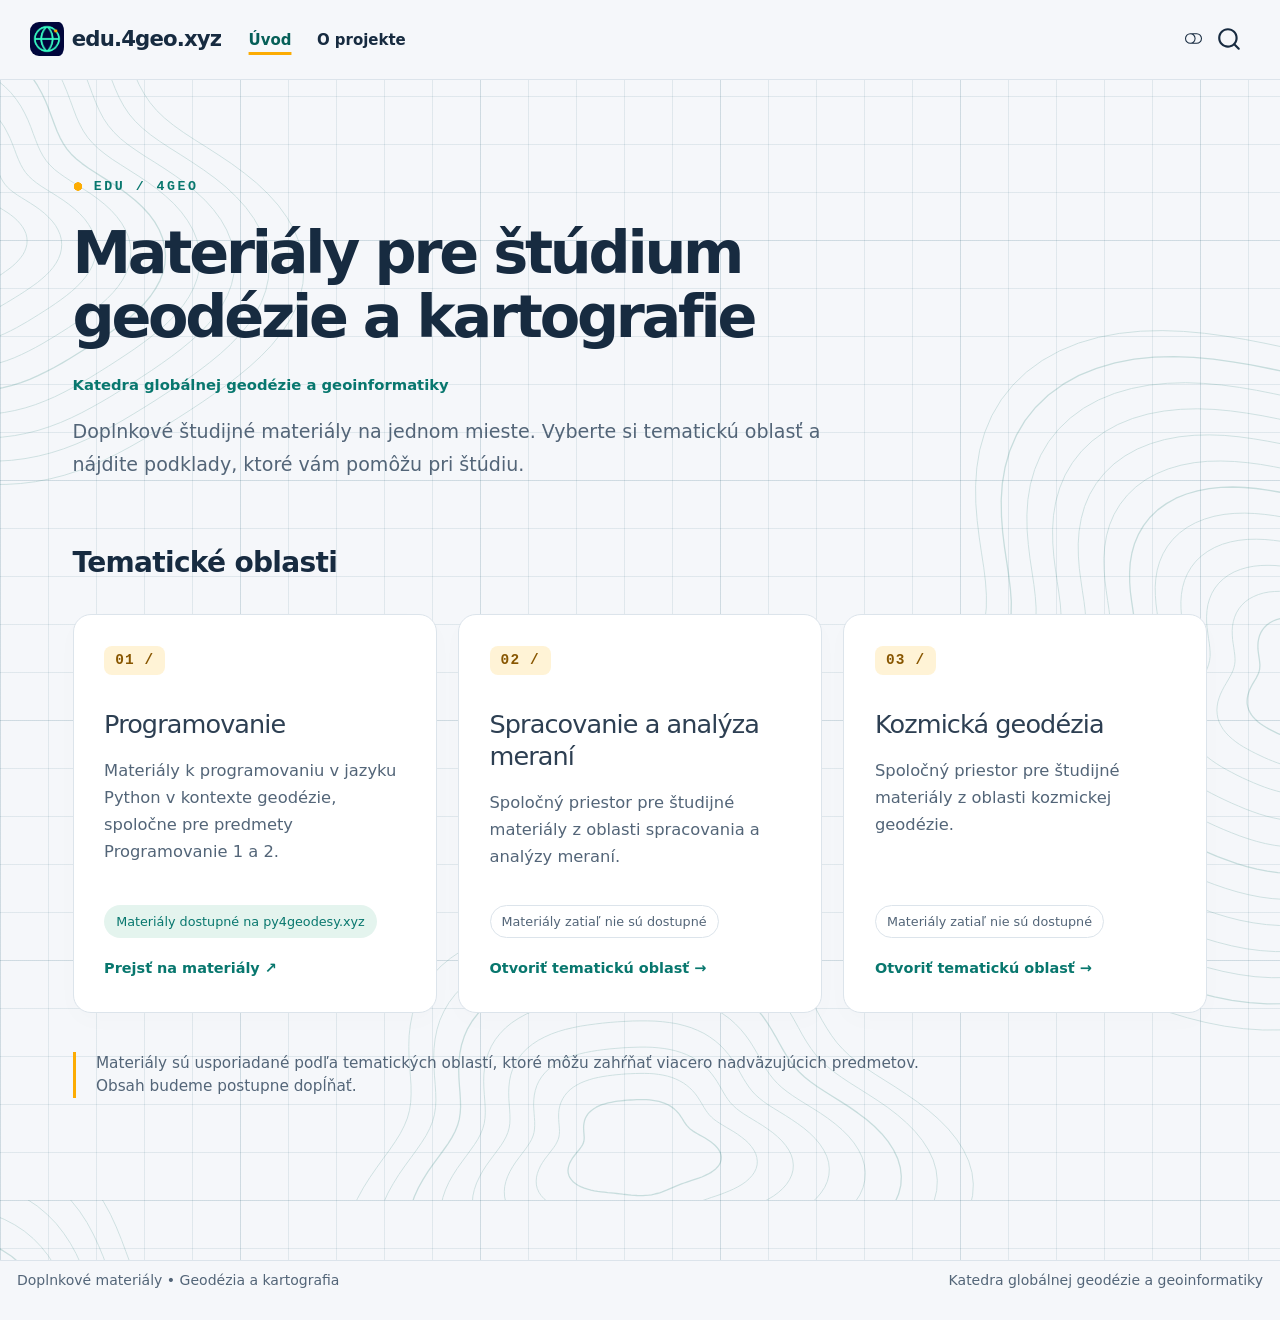
<file: index.html>
<!DOCTYPE html>
<html xmlns="http://www.w3.org/1999/xhtml" lang="sk" xml:lang="sk"><head>

<meta charset="utf-8">
<meta name="generator" content="quarto-1.7.32">

<meta name="viewport" content="width=device-width, initial-scale=1.0, user-scalable=yes">


<title>Študijné materiály | edu.4geo.xyz – edu.4geo.xyz</title>
<style>
code{white-space: pre-wrap;}
span.smallcaps{font-variant: small-caps;}
div.columns{display: flex; gap: min(4vw, 1.5em);}
div.column{flex: auto; overflow-x: auto;}
div.hanging-indent{margin-left: 1.5em; text-indent: -1.5em;}
ul.task-list{list-style: none;}
ul.task-list li input[type="checkbox"] {
  width: 0.8em;
  margin: 0 0.8em 0.2em -1em; /* quarto-specific, see https://github.com/quarto-dev/quarto-cli/issues/4556 */ 
  vertical-align: middle;
}
</style>


<script src="site_libs/quarto-nav/quarto-nav.js"></script>
<script src="site_libs/quarto-nav/headroom.min.js"></script>
<script src="site_libs/clipboard/clipboard.min.js"></script>
<script src="site_libs/quarto-search/autocomplete.umd.js"></script>
<script src="site_libs/quarto-search/fuse.min.js"></script>
<script src="site_libs/quarto-search/quarto-search.js"></script>
<meta name="quarto:offset" content="./">
<link href="./assets/site-icon.png" rel="icon" type="image/png">
<script src="site_libs/quarto-html/quarto.js" type="module"></script>
<script src="site_libs/quarto-html/tabsets/tabsets.js" type="module"></script>
<script src="site_libs/quarto-html/popper.min.js"></script>
<script src="site_libs/quarto-html/tippy.umd.min.js"></script>
<script src="site_libs/quarto-html/anchor.min.js"></script>
<link href="site_libs/quarto-html/tippy.css" rel="stylesheet">
<link href="site_libs/quarto-html/quarto-syntax-highlighting-d9589ad4e98504035195c70aa99e1e7d.css" rel="stylesheet" class="quarto-color-scheme" id="quarto-text-highlighting-styles">
<link href="site_libs/quarto-html/quarto-syntax-highlighting-dark-92e431c2d7bb287e0b5acdfec560ffb6.css" rel="stylesheet" class="quarto-color-scheme quarto-color-alternate" id="quarto-text-highlighting-styles">
<link href="site_libs/quarto-html/quarto-syntax-highlighting-d9589ad4e98504035195c70aa99e1e7d.css" rel="stylesheet" class="quarto-color-scheme-extra" id="quarto-text-highlighting-styles">
<script src="site_libs/bootstrap/bootstrap.min.js"></script>
<link href="site_libs/bootstrap/bootstrap-icons.css" rel="stylesheet">
<link href="site_libs/bootstrap/bootstrap-bc94c8d4c26369aac268191abc69cbae.min.css" rel="stylesheet" append-hash="true" class="quarto-color-scheme" id="quarto-bootstrap" data-mode="light">
<link href="site_libs/bootstrap/bootstrap-dark-a5a14743cc276ff94f7d8b54cb965eaf.min.css" rel="stylesheet" append-hash="true" class="quarto-color-scheme quarto-color-alternate" id="quarto-bootstrap" data-mode="dark">
<link href="site_libs/bootstrap/bootstrap-bc94c8d4c26369aac268191abc69cbae.min.css" rel="stylesheet" append-hash="true" class="quarto-color-scheme-extra" id="quarto-bootstrap" data-mode="light">
<script id="quarto-search-options" type="application/json">{
  "location": "navbar",
  "copy-button": false,
  "collapse-after": 3,
  "panel-placement": "end",
  "type": "overlay",
  "limit": 50,
  "keyboard-shortcut": [
    "f",
    "/",
    "s"
  ],
  "language": {
    "search-no-results-text": "Žiadne výsledky",
    "search-matching-documents-text": "zhodné dokumenty",
    "search-copy-link-title": "Skopírovať odkaz pre vyhľadávanie",
    "search-hide-matches-text": "Skryť ďalšie výsledky",
    "search-more-match-text": "ďalší výsledok v tomto dokumente",
    "search-more-matches-text": "ďalších výsledkov v tomto dokumente",
    "search-clear-button-title": "Vymazať",
    "search-text-placeholder": "",
    "search-detached-cancel-button-title": "Zrušiť",
    "search-submit-button-title": "Odoslať",
    "search-label": "Hľadať"
  }
}</script>


<link rel="stylesheet" href="styles.css">
</head>

<body class="nav-fixed home-page quarto-light"><script id="quarto-html-before-body" type="application/javascript">
    const toggleBodyColorMode = (bsSheetEl) => {
      const mode = bsSheetEl.getAttribute("data-mode");
      const bodyEl = window.document.querySelector("body");
      if (mode === "dark") {
        bodyEl.classList.add("quarto-dark");
        bodyEl.classList.remove("quarto-light");
      } else {
        bodyEl.classList.add("quarto-light");
        bodyEl.classList.remove("quarto-dark");
      }
    }
    const toggleBodyColorPrimary = () => {
      const bsSheetEl = window.document.querySelector("link#quarto-bootstrap:not([rel=disabled-stylesheet])");
      if (bsSheetEl) {
        toggleBodyColorMode(bsSheetEl);
      }
    }
    const setColorSchemeToggle = (alternate) => {
      const toggles = window.document.querySelectorAll('.quarto-color-scheme-toggle');
      for (let i=0; i < toggles.length; i++) {
        const toggle = toggles[i];
        if (toggle) {
          if (alternate) {
            toggle.classList.add("alternate");
          } else {
            toggle.classList.remove("alternate");
          }
        }
      }
    };
    const toggleColorMode = (alternate) => {
      // Switch the stylesheets
      const primaryStylesheets = window.document.querySelectorAll('link.quarto-color-scheme:not(.quarto-color-alternate)');
      const alternateStylesheets = window.document.querySelectorAll('link.quarto-color-scheme.quarto-color-alternate');
      manageTransitions('#quarto-margin-sidebar .nav-link', false);
      if (alternate) {
        // note: dark is layered on light, we don't disable primary!
        enableStylesheet(alternateStylesheets);
        for (const sheetNode of alternateStylesheets) {
          if (sheetNode.id === "quarto-bootstrap") {
            toggleBodyColorMode(sheetNode);
          }
        }
      } else {
        disableStylesheet(alternateStylesheets);
        enableStylesheet(primaryStylesheets)
        toggleBodyColorPrimary();
      }
      manageTransitions('#quarto-margin-sidebar .nav-link', true);
      // Switch the toggles
      setColorSchemeToggle(alternate)
      // Hack to workaround the fact that safari doesn't
      // properly recolor the scrollbar when toggling (#1455)
      if (navigator.userAgent.indexOf('Safari') > 0 && navigator.userAgent.indexOf('Chrome') == -1) {
        manageTransitions("body", false);
        window.scrollTo(0, 1);
        setTimeout(() => {
          window.scrollTo(0, 0);
          manageTransitions("body", true);
        }, 40);
      }
    }
    const disableStylesheet = (stylesheets) => {
      for (let i=0; i < stylesheets.length; i++) {
        const stylesheet = stylesheets[i];
        stylesheet.rel = 'disabled-stylesheet';
      }
    }
    const enableStylesheet = (stylesheets) => {
      for (let i=0; i < stylesheets.length; i++) {
        const stylesheet = stylesheets[i];
        if(stylesheet.rel !== 'stylesheet') { // for Chrome, which will still FOUC without this check
          stylesheet.rel = 'stylesheet';
        }
      }
    }
    const manageTransitions = (selector, allowTransitions) => {
      const els = window.document.querySelectorAll(selector);
      for (let i=0; i < els.length; i++) {
        const el = els[i];
        if (allowTransitions) {
          el.classList.remove('notransition');
        } else {
          el.classList.add('notransition');
        }
      }
    }
    const isFileUrl = () => {
      return window.location.protocol === 'file:';
    }
    const hasAlternateSentinel = () => {
      let styleSentinel = getColorSchemeSentinel();
      if (styleSentinel !== null) {
        return styleSentinel === "alternate";
      } else {
        return false;
      }
    }
    const setStyleSentinel = (alternate) => {
      const value = alternate ? "alternate" : "default";
      if (!isFileUrl()) {
        window.localStorage.setItem("quarto-color-scheme", value);
      } else {
        localAlternateSentinel = value;
      }
    }
    const getColorSchemeSentinel = () => {
      if (!isFileUrl()) {
        const storageValue = window.localStorage.getItem("quarto-color-scheme");
        return storageValue != null ? storageValue : localAlternateSentinel;
      } else {
        return localAlternateSentinel;
      }
    }
    const toggleGiscusIfUsed = (isAlternate, darkModeDefault) => {
      const baseTheme = document.querySelector('#giscus-base-theme')?.value ?? 'light';
      const alternateTheme = document.querySelector('#giscus-alt-theme')?.value ?? 'dark';
      let newTheme = '';
      if(authorPrefersDark) {
        newTheme = isAlternate ? baseTheme : alternateTheme;
      } else {
        newTheme = isAlternate ? alternateTheme : baseTheme;
      }
      const changeGiscusTheme = () => {
        // From: https://github.com/giscus/giscus/issues/336
        const sendMessage = (message) => {
          const iframe = document.querySelector('iframe.giscus-frame');
          if (!iframe) return;
          iframe.contentWindow.postMessage({ giscus: message }, 'https://giscus.app');
        }
        sendMessage({
          setConfig: {
            theme: newTheme
          }
        });
      }
      const isGiscussLoaded = window.document.querySelector('iframe.giscus-frame') !== null;
      if (isGiscussLoaded) {
        changeGiscusTheme();
      }
    };
    const authorPrefersDark = false;
    const queryPrefersDark = window.matchMedia('(prefers-color-scheme: dark)');
    const darkModeDefault = queryPrefersDark.matches;
      document.querySelector('link#quarto-text-highlighting-styles.quarto-color-scheme-extra').rel = 'disabled-stylesheet';
      document.querySelector('link#quarto-bootstrap.quarto-color-scheme-extra').rel = 'disabled-stylesheet';
    let localAlternateSentinel = darkModeDefault ? 'alternate' : 'default';
    // Dark / light mode switch
    window.quartoToggleColorScheme = () => {
      // Read the current dark / light value
      let toAlternate = !hasAlternateSentinel();
      toggleColorMode(toAlternate);
      setStyleSentinel(toAlternate);
      toggleGiscusIfUsed(toAlternate, darkModeDefault);
      window.dispatchEvent(new Event('resize'));
    };
    queryPrefersDark.addEventListener("change", e => {
      if(window.localStorage.getItem("quarto-color-scheme") !== null)
        return;
      const alternate = e.matches
      toggleColorMode(alternate);
      localAlternateSentinel = e.matches ? 'alternate' : 'default'; // this is used alongside local storage!
      toggleGiscusIfUsed(alternate, darkModeDefault);
    });
    // Switch to dark mode if need be
    if (hasAlternateSentinel()) {
      toggleColorMode(true);
    } else {
      toggleColorMode(false);
    }
  </script>

<div id="quarto-search-results"></div>
  <header id="quarto-header" class="headroom fixed-top">
    <nav class="navbar navbar-expand-lg " data-bs-theme="dark">
      <div class="navbar-container container-fluid">
      <div class="navbar-brand-container mx-auto">
    <a href="./index.html" class="navbar-brand navbar-brand-logo">
    <img src="./assets/site-icon.png" alt="edu.4geo.xyz – geodézia a kartografia" class="navbar-logo">
    </a>
    <a class="navbar-brand" href="./index.html">
    <span class="navbar-title">edu.4geo.xyz</span>
    </a>
  </div>
            <div id="quarto-search" class="" title="Hľadať"></div>
          <button class="navbar-toggler" type="button" data-bs-toggle="collapse" data-bs-target="#navbarCollapse" aria-controls="navbarCollapse" role="menu" aria-expanded="false" aria-label="Prepnúť navigáciu" onclick="if (window.quartoToggleHeadroom) { window.quartoToggleHeadroom(); }">
  <span class="navbar-toggler-icon"></span>
</button>
          <div class="collapse navbar-collapse" id="navbarCollapse">
            <ul class="navbar-nav navbar-nav-scroll me-auto">
  <li class="nav-item">
    <a class="nav-link active" href="./index.html" aria-current="page"> 
<span class="menu-text">Úvod</span></a>
  </li>  
  <li class="nav-item">
    <a class="nav-link" href="./o-projekte.html"> 
<span class="menu-text">O projekte</span></a>
  </li>  
</ul>
          </div> <!-- /navcollapse -->
            <div class="quarto-navbar-tools">
  <a href="" class="quarto-color-scheme-toggle quarto-navigation-tool  px-1" onclick="window.quartoToggleColorScheme(); return false;" title="Prepnúť tmavý režim"><i class="bi"></i></a>
</div>
      </div> <!-- /container-fluid -->
    </nav>
</header>
<!-- content -->
<div id="quarto-content" class="quarto-container page-columns page-rows-contents page-layout-full page-navbar">
<!-- sidebar -->
<!-- margin-sidebar -->
    
<!-- main -->
<main class="content column-page" id="quarto-document-content">


<header id="title-block-header" class="quarto-title-block default">
<div class="quarto-title">
<h1 class="title">Materiály pre štúdium geodézie a kartografie</h1>
</div>



<div class="quarto-title-meta column-page">

    
  
    
  </div>
  


</header>


<div class="intro">
<p>Katedra globálnej geodézie a geoinformatiky</p>
<p>Doplnkové študijné materiály na jednom mieste. Vyberte si tematickú oblasť a nájdite podklady, ktoré vám pomôžu pri štúdiu.</p>
</div>
<section id="tematické-oblasti" class="level2">
<h2 class="anchored" data-anchor-id="tematické-oblasti">Tematické oblasti</h2>
<div class="subject-grid">
<section id="programovanie" class="level3 subject-card">
<h3 class="anchored" data-anchor-id="programovanie"><a href="https://py4geodesy.xyz/">Programovanie</a></h3>
<p>Materiály k programovaniu v jazyku Python v kontexte geodézie, spoločne pre predmety Programovanie 1 a 2.</p>
<div class="subject-status available">
<p>Materiály dostupné na py4geodesy.xyz</p>
</div>
<p><a href="https://py4geodesy.xyz/" class="subject-link">Prejsť na materiály ↗</a></p>
</section>
<section id="spracovanie-a-analýza-meraní" class="level3 subject-card">
<h3 class="anchored" data-anchor-id="spracovanie-a-analýza-meraní"><a href="./predmety/spracovanie-a-analyza-merani.html">Spracovanie a analýza meraní</a></h3>
<p>Spoločný priestor pre študijné materiály z oblasti spracovania a analýzy meraní.</p>
<div class="subject-status">
<p>Materiály zatiaľ nie sú dostupné</p>
</div>
<p><a href="./predmety/spracovanie-a-analyza-merani.html" class="subject-link">Otvoriť tematickú oblasť →</a></p>
</section>
<section id="kozmická-geodézia" class="level3 subject-card">
<h3 class="anchored" data-anchor-id="kozmická-geodézia"><a href="./predmety/kozmicka-geodezia.html">Kozmická geodézia</a></h3>
<p>Spoločný priestor pre študijné materiály z oblasti kozmickej geodézie.</p>
<div class="subject-status">
<p>Materiály zatiaľ nie sú dostupné</p>
</div>
<p><a href="./predmety/kozmicka-geodezia.html" class="subject-link">Otvoriť tematickú oblasť →</a></p>
</section>
</div>
<div class="site-note">
<p>Materiály sú usporiadané podľa tematických oblastí, ktoré môžu zahŕňať viacero nadväzujúcich predmetov. Obsah budeme postupne dopĺňať.</p>
</div>


</section>

</main> <!-- /main -->
<script id="quarto-html-after-body" type="application/javascript">
  window.document.addEventListener("DOMContentLoaded", function (event) {
    // Ensure there is a toggle, if there isn't float one in the top right
    if (window.document.querySelector('.quarto-color-scheme-toggle') === null) {
      const a = window.document.createElement('a');
      a.classList.add('top-right');
      a.classList.add('quarto-color-scheme-toggle');
      a.href = "";
      a.onclick = function() { try { window.quartoToggleColorScheme(); } catch {} return false; };
      const i = window.document.createElement("i");
      i.classList.add('bi');
      a.appendChild(i);
      window.document.body.appendChild(a);
    }
    setColorSchemeToggle(hasAlternateSentinel())
    const icon = "";
    const anchorJS = new window.AnchorJS();
    anchorJS.options = {
      placement: 'right',
      icon: icon
    };
    anchorJS.add('.anchored');
    const isCodeAnnotation = (el) => {
      for (const clz of el.classList) {
        if (clz.startsWith('code-annotation-')) {                     
          return true;
        }
      }
      return false;
    }
    const onCopySuccess = function(e) {
      // button target
      const button = e.trigger;
      // don't keep focus
      button.blur();
      // flash "checked"
      button.classList.add('code-copy-button-checked');
      var currentTitle = button.getAttribute("title");
      button.setAttribute("title", "Skopírované!");
      let tooltip;
      if (window.bootstrap) {
        button.setAttribute("data-bs-toggle", "tooltip");
        button.setAttribute("data-bs-placement", "left");
        button.setAttribute("data-bs-title", "Skopírované!");
        tooltip = new bootstrap.Tooltip(button, 
          { trigger: "manual", 
            customClass: "code-copy-button-tooltip",
            offset: [0, -8]});
        tooltip.show();    
      }
      setTimeout(function() {
        if (tooltip) {
          tooltip.hide();
          button.removeAttribute("data-bs-title");
          button.removeAttribute("data-bs-toggle");
          button.removeAttribute("data-bs-placement");
        }
        button.setAttribute("title", currentTitle);
        button.classList.remove('code-copy-button-checked');
      }, 1000);
      // clear code selection
      e.clearSelection();
    }
    const getTextToCopy = function(trigger) {
        const codeEl = trigger.previousElementSibling.cloneNode(true);
        for (const childEl of codeEl.children) {
          if (isCodeAnnotation(childEl)) {
            childEl.remove();
          }
        }
        return codeEl.innerText;
    }
    const clipboard = new window.ClipboardJS('.code-copy-button:not([data-in-quarto-modal])', {
      text: getTextToCopy
    });
    clipboard.on('success', onCopySuccess);
    if (window.document.getElementById('quarto-embedded-source-code-modal')) {
      const clipboardModal = new window.ClipboardJS('.code-copy-button[data-in-quarto-modal]', {
        text: getTextToCopy,
        container: window.document.getElementById('quarto-embedded-source-code-modal')
      });
      clipboardModal.on('success', onCopySuccess);
    }
      var localhostRegex = new RegExp(/^(?:http|https):\/\/localhost\:?[0-9]*\//);
      var mailtoRegex = new RegExp(/^mailto:/);
        var filterRegex = new RegExp('/' + window.location.host + '/');
      var isInternal = (href) => {
          return filterRegex.test(href) || localhostRegex.test(href) || mailtoRegex.test(href);
      }
      // Inspect non-navigation links and adorn them if external
     var links = window.document.querySelectorAll('a[href]:not(.nav-link):not(.navbar-brand):not(.toc-action):not(.sidebar-link):not(.sidebar-item-toggle):not(.pagination-link):not(.no-external):not([aria-hidden]):not(.dropdown-item):not(.quarto-navigation-tool):not(.about-link)');
      for (var i=0; i<links.length; i++) {
        const link = links[i];
        if (!isInternal(link.href)) {
          // undo the damage that might have been done by quarto-nav.js in the case of
          // links that we want to consider external
          if (link.dataset.originalHref !== undefined) {
            link.href = link.dataset.originalHref;
          }
            // target, if specified
            link.setAttribute("target", "_blank");
            if (link.getAttribute("rel") === null) {
              link.setAttribute("rel", "noopener");
            }
        }
      }
    function tippyHover(el, contentFn, onTriggerFn, onUntriggerFn) {
      const config = {
        allowHTML: true,
        maxWidth: 500,
        delay: 100,
        arrow: false,
        appendTo: function(el) {
            return el.parentElement;
        },
        interactive: true,
        interactiveBorder: 10,
        theme: 'quarto',
        placement: 'bottom-start',
      };
      if (contentFn) {
        config.content = contentFn;
      }
      if (onTriggerFn) {
        config.onTrigger = onTriggerFn;
      }
      if (onUntriggerFn) {
        config.onUntrigger = onUntriggerFn;
      }
      window.tippy(el, config); 
    }
    const noterefs = window.document.querySelectorAll('a[role="doc-noteref"]');
    for (var i=0; i<noterefs.length; i++) {
      const ref = noterefs[i];
      tippyHover(ref, function() {
        // use id or data attribute instead here
        let href = ref.getAttribute('data-footnote-href') || ref.getAttribute('href');
        try { href = new URL(href).hash; } catch {}
        const id = href.replace(/^#\/?/, "");
        const note = window.document.getElementById(id);
        if (note) {
          return note.innerHTML;
        } else {
          return "";
        }
      });
    }
    const xrefs = window.document.querySelectorAll('a.quarto-xref');
    const processXRef = (id, note) => {
      // Strip column container classes
      const stripColumnClz = (el) => {
        el.classList.remove("page-full", "page-columns");
        if (el.children) {
          for (const child of el.children) {
            stripColumnClz(child);
          }
        }
      }
      stripColumnClz(note)
      if (id === null || id.startsWith('sec-')) {
        // Special case sections, only their first couple elements
        const container = document.createElement("div");
        if (note.children && note.children.length > 2) {
          container.appendChild(note.children[0].cloneNode(true));
          for (let i = 1; i < note.children.length; i++) {
            const child = note.children[i];
            if (child.tagName === "P" && child.innerText === "") {
              continue;
            } else {
              container.appendChild(child.cloneNode(true));
              break;
            }
          }
          if (window.Quarto?.typesetMath) {
            window.Quarto.typesetMath(container);
          }
          return container.innerHTML
        } else {
          if (window.Quarto?.typesetMath) {
            window.Quarto.typesetMath(note);
          }
          return note.innerHTML;
        }
      } else {
        // Remove any anchor links if they are present
        const anchorLink = note.querySelector('a.anchorjs-link');
        if (anchorLink) {
          anchorLink.remove();
        }
        if (window.Quarto?.typesetMath) {
          window.Quarto.typesetMath(note);
        }
        if (note.classList.contains("callout")) {
          return note.outerHTML;
        } else {
          return note.innerHTML;
        }
      }
    }
    for (var i=0; i<xrefs.length; i++) {
      const xref = xrefs[i];
      tippyHover(xref, undefined, function(instance) {
        instance.disable();
        let url = xref.getAttribute('href');
        let hash = undefined; 
        if (url.startsWith('#')) {
          hash = url;
        } else {
          try { hash = new URL(url).hash; } catch {}
        }
        if (hash) {
          const id = hash.replace(/^#\/?/, "");
          const note = window.document.getElementById(id);
          if (note !== null) {
            try {
              const html = processXRef(id, note.cloneNode(true));
              instance.setContent(html);
            } finally {
              instance.enable();
              instance.show();
            }
          } else {
            // See if we can fetch this
            fetch(url.split('#')[0])
            .then(res => res.text())
            .then(html => {
              const parser = new DOMParser();
              const htmlDoc = parser.parseFromString(html, "text/html");
              const note = htmlDoc.getElementById(id);
              if (note !== null) {
                const html = processXRef(id, note);
                instance.setContent(html);
              } 
            }).finally(() => {
              instance.enable();
              instance.show();
            });
          }
        } else {
          // See if we can fetch a full url (with no hash to target)
          // This is a special case and we should probably do some content thinning / targeting
          fetch(url)
          .then(res => res.text())
          .then(html => {
            const parser = new DOMParser();
            const htmlDoc = parser.parseFromString(html, "text/html");
            const note = htmlDoc.querySelector('main.content');
            if (note !== null) {
              // This should only happen for chapter cross references
              // (since there is no id in the URL)
              // remove the first header
              if (note.children.length > 0 && note.children[0].tagName === "HEADER") {
                note.children[0].remove();
              }
              const html = processXRef(null, note);
              instance.setContent(html);
            } 
          }).finally(() => {
            instance.enable();
            instance.show();
          });
        }
      }, function(instance) {
      });
    }
        let selectedAnnoteEl;
        const selectorForAnnotation = ( cell, annotation) => {
          let cellAttr = 'data-code-cell="' + cell + '"';
          let lineAttr = 'data-code-annotation="' +  annotation + '"';
          const selector = 'span[' + cellAttr + '][' + lineAttr + ']';
          return selector;
        }
        const selectCodeLines = (annoteEl) => {
          const doc = window.document;
          const targetCell = annoteEl.getAttribute("data-target-cell");
          const targetAnnotation = annoteEl.getAttribute("data-target-annotation");
          const annoteSpan = window.document.querySelector(selectorForAnnotation(targetCell, targetAnnotation));
          const lines = annoteSpan.getAttribute("data-code-lines").split(",");
          const lineIds = lines.map((line) => {
            return targetCell + "-" + line;
          })
          let top = null;
          let height = null;
          let parent = null;
          if (lineIds.length > 0) {
              //compute the position of the single el (top and bottom and make a div)
              const el = window.document.getElementById(lineIds[0]);
              top = el.offsetTop;
              height = el.offsetHeight;
              parent = el.parentElement.parentElement;
            if (lineIds.length > 1) {
              const lastEl = window.document.getElementById(lineIds[lineIds.length - 1]);
              const bottom = lastEl.offsetTop + lastEl.offsetHeight;
              height = bottom - top;
            }
            if (top !== null && height !== null && parent !== null) {
              // cook up a div (if necessary) and position it 
              let div = window.document.getElementById("code-annotation-line-highlight");
              if (div === null) {
                div = window.document.createElement("div");
                div.setAttribute("id", "code-annotation-line-highlight");
                div.style.position = 'absolute';
                parent.appendChild(div);
              }
              div.style.top = top - 2 + "px";
              div.style.height = height + 4 + "px";
              div.style.left = 0;
              let gutterDiv = window.document.getElementById("code-annotation-line-highlight-gutter");
              if (gutterDiv === null) {
                gutterDiv = window.document.createElement("div");
                gutterDiv.setAttribute("id", "code-annotation-line-highlight-gutter");
                gutterDiv.style.position = 'absolute';
                const codeCell = window.document.getElementById(targetCell);
                const gutter = codeCell.querySelector('.code-annotation-gutter');
                gutter.appendChild(gutterDiv);
              }
              gutterDiv.style.top = top - 2 + "px";
              gutterDiv.style.height = height + 4 + "px";
            }
            selectedAnnoteEl = annoteEl;
          }
        };
        const unselectCodeLines = () => {
          const elementsIds = ["code-annotation-line-highlight", "code-annotation-line-highlight-gutter"];
          elementsIds.forEach((elId) => {
            const div = window.document.getElementById(elId);
            if (div) {
              div.remove();
            }
          });
          selectedAnnoteEl = undefined;
        };
          // Handle positioning of the toggle
      window.addEventListener(
        "resize",
        throttle(() => {
          elRect = undefined;
          if (selectedAnnoteEl) {
            selectCodeLines(selectedAnnoteEl);
          }
        }, 10)
      );
      function throttle(fn, ms) {
      let throttle = false;
      let timer;
        return (...args) => {
          if(!throttle) { // first call gets through
              fn.apply(this, args);
              throttle = true;
          } else { // all the others get throttled
              if(timer) clearTimeout(timer); // cancel #2
              timer = setTimeout(() => {
                fn.apply(this, args);
                timer = throttle = false;
              }, ms);
          }
        };
      }
        // Attach click handler to the DT
        const annoteDls = window.document.querySelectorAll('dt[data-target-cell]');
        for (const annoteDlNode of annoteDls) {
          annoteDlNode.addEventListener('click', (event) => {
            const clickedEl = event.target;
            if (clickedEl !== selectedAnnoteEl) {
              unselectCodeLines();
              const activeEl = window.document.querySelector('dt[data-target-cell].code-annotation-active');
              if (activeEl) {
                activeEl.classList.remove('code-annotation-active');
              }
              selectCodeLines(clickedEl);
              clickedEl.classList.add('code-annotation-active');
            } else {
              // Unselect the line
              unselectCodeLines();
              clickedEl.classList.remove('code-annotation-active');
            }
          });
        }
    const findCites = (el) => {
      const parentEl = el.parentElement;
      if (parentEl) {
        const cites = parentEl.dataset.cites;
        if (cites) {
          return {
            el,
            cites: cites.split(' ')
          };
        } else {
          return findCites(el.parentElement)
        }
      } else {
        return undefined;
      }
    };
    var bibliorefs = window.document.querySelectorAll('a[role="doc-biblioref"]');
    for (var i=0; i<bibliorefs.length; i++) {
      const ref = bibliorefs[i];
      const citeInfo = findCites(ref);
      if (citeInfo) {
        tippyHover(citeInfo.el, function() {
          var popup = window.document.createElement('div');
          citeInfo.cites.forEach(function(cite) {
            var citeDiv = window.document.createElement('div');
            citeDiv.classList.add('hanging-indent');
            citeDiv.classList.add('csl-entry');
            var biblioDiv = window.document.getElementById('ref-' + cite);
            if (biblioDiv) {
              citeDiv.innerHTML = biblioDiv.innerHTML;
            }
            popup.appendChild(citeDiv);
          });
          return popup.innerHTML;
        });
      }
    }
  });
  </script>
</div> <!-- /content -->
<footer class="footer">
  <div class="nav-footer">
    <div class="nav-footer-left">
<p>Doplnkové materiály • Geodézia a kartografia</p>
</div>   
    <div class="nav-footer-center">
      &nbsp;
    </div>
    <div class="nav-footer-right">
<p>Katedra globálnej geodézie a geoinformatiky</p>
</div>
  </div>
</footer>




</body></html>
</file>
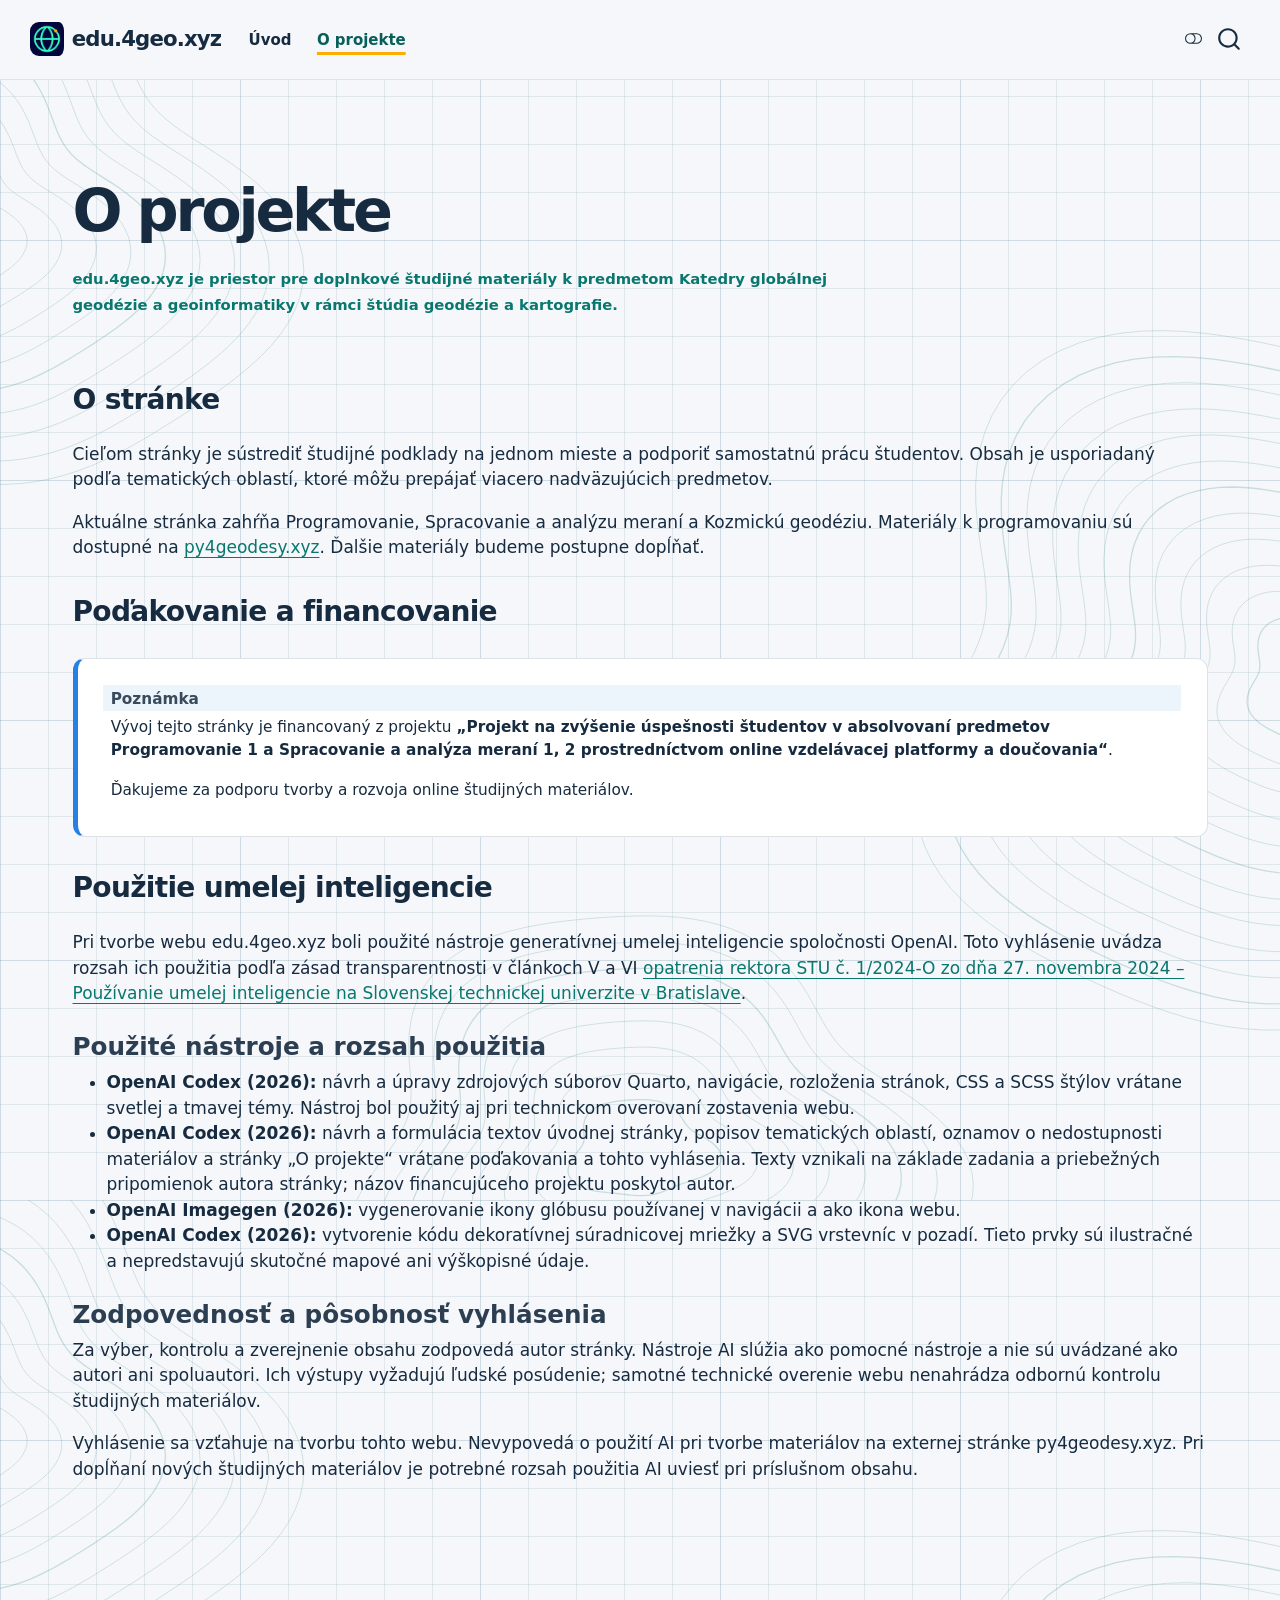
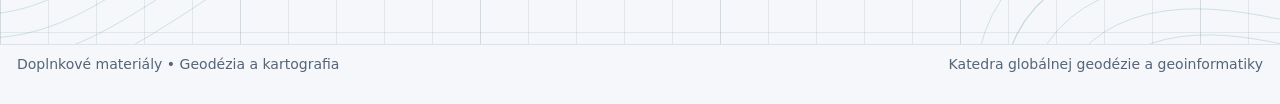
<file: o-projekte.html>
<!DOCTYPE html>
<html xmlns="http://www.w3.org/1999/xhtml" lang="sk" xml:lang="sk"><head>

<meta charset="utf-8">
<meta name="generator" content="quarto-1.7.32">

<meta name="viewport" content="width=device-width, initial-scale=1.0, user-scalable=yes">


<title>O projekte – edu.4geo.xyz</title>
<style>
code{white-space: pre-wrap;}
span.smallcaps{font-variant: small-caps;}
div.columns{display: flex; gap: min(4vw, 1.5em);}
div.column{flex: auto; overflow-x: auto;}
div.hanging-indent{margin-left: 1.5em; text-indent: -1.5em;}
ul.task-list{list-style: none;}
ul.task-list li input[type="checkbox"] {
  width: 0.8em;
  margin: 0 0.8em 0.2em -1em; /* quarto-specific, see https://github.com/quarto-dev/quarto-cli/issues/4556 */ 
  vertical-align: middle;
}
</style>


<script src="site_libs/quarto-nav/quarto-nav.js"></script>
<script src="site_libs/quarto-nav/headroom.min.js"></script>
<script src="site_libs/clipboard/clipboard.min.js"></script>
<script src="site_libs/quarto-search/autocomplete.umd.js"></script>
<script src="site_libs/quarto-search/fuse.min.js"></script>
<script src="site_libs/quarto-search/quarto-search.js"></script>
<meta name="quarto:offset" content="./">
<link href="./assets/site-icon.png" rel="icon" type="image/png">
<script src="site_libs/quarto-html/quarto.js" type="module"></script>
<script src="site_libs/quarto-html/tabsets/tabsets.js" type="module"></script>
<script src="site_libs/quarto-html/popper.min.js"></script>
<script src="site_libs/quarto-html/tippy.umd.min.js"></script>
<script src="site_libs/quarto-html/anchor.min.js"></script>
<link href="site_libs/quarto-html/tippy.css" rel="stylesheet">
<link href="site_libs/quarto-html/quarto-syntax-highlighting-d9589ad4e98504035195c70aa99e1e7d.css" rel="stylesheet" class="quarto-color-scheme" id="quarto-text-highlighting-styles">
<link href="site_libs/quarto-html/quarto-syntax-highlighting-dark-92e431c2d7bb287e0b5acdfec560ffb6.css" rel="stylesheet" class="quarto-color-scheme quarto-color-alternate" id="quarto-text-highlighting-styles">
<link href="site_libs/quarto-html/quarto-syntax-highlighting-d9589ad4e98504035195c70aa99e1e7d.css" rel="stylesheet" class="quarto-color-scheme-extra" id="quarto-text-highlighting-styles">
<script src="site_libs/bootstrap/bootstrap.min.js"></script>
<link href="site_libs/bootstrap/bootstrap-icons.css" rel="stylesheet">
<link href="site_libs/bootstrap/bootstrap-bc94c8d4c26369aac268191abc69cbae.min.css" rel="stylesheet" append-hash="true" class="quarto-color-scheme" id="quarto-bootstrap" data-mode="light">
<link href="site_libs/bootstrap/bootstrap-dark-a5a14743cc276ff94f7d8b54cb965eaf.min.css" rel="stylesheet" append-hash="true" class="quarto-color-scheme quarto-color-alternate" id="quarto-bootstrap" data-mode="dark">
<link href="site_libs/bootstrap/bootstrap-bc94c8d4c26369aac268191abc69cbae.min.css" rel="stylesheet" append-hash="true" class="quarto-color-scheme-extra" id="quarto-bootstrap" data-mode="light">
<script id="quarto-search-options" type="application/json">{
  "location": "navbar",
  "copy-button": false,
  "collapse-after": 3,
  "panel-placement": "end",
  "type": "overlay",
  "limit": 50,
  "keyboard-shortcut": [
    "f",
    "/",
    "s"
  ],
  "language": {
    "search-no-results-text": "Žiadne výsledky",
    "search-matching-documents-text": "zhodné dokumenty",
    "search-copy-link-title": "Skopírovať odkaz pre vyhľadávanie",
    "search-hide-matches-text": "Skryť ďalšie výsledky",
    "search-more-match-text": "ďalší výsledok v tomto dokumente",
    "search-more-matches-text": "ďalších výsledkov v tomto dokumente",
    "search-clear-button-title": "Vymazať",
    "search-text-placeholder": "",
    "search-detached-cancel-button-title": "Zrušiť",
    "search-submit-button-title": "Odoslať",
    "search-label": "Hľadať"
  }
}</script>


<link rel="stylesheet" href="styles.css">
</head>

<body class="nav-fixed quarto-light"><script id="quarto-html-before-body" type="application/javascript">
    const toggleBodyColorMode = (bsSheetEl) => {
      const mode = bsSheetEl.getAttribute("data-mode");
      const bodyEl = window.document.querySelector("body");
      if (mode === "dark") {
        bodyEl.classList.add("quarto-dark");
        bodyEl.classList.remove("quarto-light");
      } else {
        bodyEl.classList.add("quarto-light");
        bodyEl.classList.remove("quarto-dark");
      }
    }
    const toggleBodyColorPrimary = () => {
      const bsSheetEl = window.document.querySelector("link#quarto-bootstrap:not([rel=disabled-stylesheet])");
      if (bsSheetEl) {
        toggleBodyColorMode(bsSheetEl);
      }
    }
    const setColorSchemeToggle = (alternate) => {
      const toggles = window.document.querySelectorAll('.quarto-color-scheme-toggle');
      for (let i=0; i < toggles.length; i++) {
        const toggle = toggles[i];
        if (toggle) {
          if (alternate) {
            toggle.classList.add("alternate");
          } else {
            toggle.classList.remove("alternate");
          }
        }
      }
    };
    const toggleColorMode = (alternate) => {
      // Switch the stylesheets
      const primaryStylesheets = window.document.querySelectorAll('link.quarto-color-scheme:not(.quarto-color-alternate)');
      const alternateStylesheets = window.document.querySelectorAll('link.quarto-color-scheme.quarto-color-alternate');
      manageTransitions('#quarto-margin-sidebar .nav-link', false);
      if (alternate) {
        // note: dark is layered on light, we don't disable primary!
        enableStylesheet(alternateStylesheets);
        for (const sheetNode of alternateStylesheets) {
          if (sheetNode.id === "quarto-bootstrap") {
            toggleBodyColorMode(sheetNode);
          }
        }
      } else {
        disableStylesheet(alternateStylesheets);
        enableStylesheet(primaryStylesheets)
        toggleBodyColorPrimary();
      }
      manageTransitions('#quarto-margin-sidebar .nav-link', true);
      // Switch the toggles
      setColorSchemeToggle(alternate)
      // Hack to workaround the fact that safari doesn't
      // properly recolor the scrollbar when toggling (#1455)
      if (navigator.userAgent.indexOf('Safari') > 0 && navigator.userAgent.indexOf('Chrome') == -1) {
        manageTransitions("body", false);
        window.scrollTo(0, 1);
        setTimeout(() => {
          window.scrollTo(0, 0);
          manageTransitions("body", true);
        }, 40);
      }
    }
    const disableStylesheet = (stylesheets) => {
      for (let i=0; i < stylesheets.length; i++) {
        const stylesheet = stylesheets[i];
        stylesheet.rel = 'disabled-stylesheet';
      }
    }
    const enableStylesheet = (stylesheets) => {
      for (let i=0; i < stylesheets.length; i++) {
        const stylesheet = stylesheets[i];
        if(stylesheet.rel !== 'stylesheet') { // for Chrome, which will still FOUC without this check
          stylesheet.rel = 'stylesheet';
        }
      }
    }
    const manageTransitions = (selector, allowTransitions) => {
      const els = window.document.querySelectorAll(selector);
      for (let i=0; i < els.length; i++) {
        const el = els[i];
        if (allowTransitions) {
          el.classList.remove('notransition');
        } else {
          el.classList.add('notransition');
        }
      }
    }
    const isFileUrl = () => {
      return window.location.protocol === 'file:';
    }
    const hasAlternateSentinel = () => {
      let styleSentinel = getColorSchemeSentinel();
      if (styleSentinel !== null) {
        return styleSentinel === "alternate";
      } else {
        return false;
      }
    }
    const setStyleSentinel = (alternate) => {
      const value = alternate ? "alternate" : "default";
      if (!isFileUrl()) {
        window.localStorage.setItem("quarto-color-scheme", value);
      } else {
        localAlternateSentinel = value;
      }
    }
    const getColorSchemeSentinel = () => {
      if (!isFileUrl()) {
        const storageValue = window.localStorage.getItem("quarto-color-scheme");
        return storageValue != null ? storageValue : localAlternateSentinel;
      } else {
        return localAlternateSentinel;
      }
    }
    const toggleGiscusIfUsed = (isAlternate, darkModeDefault) => {
      const baseTheme = document.querySelector('#giscus-base-theme')?.value ?? 'light';
      const alternateTheme = document.querySelector('#giscus-alt-theme')?.value ?? 'dark';
      let newTheme = '';
      if(authorPrefersDark) {
        newTheme = isAlternate ? baseTheme : alternateTheme;
      } else {
        newTheme = isAlternate ? alternateTheme : baseTheme;
      }
      const changeGiscusTheme = () => {
        // From: https://github.com/giscus/giscus/issues/336
        const sendMessage = (message) => {
          const iframe = document.querySelector('iframe.giscus-frame');
          if (!iframe) return;
          iframe.contentWindow.postMessage({ giscus: message }, 'https://giscus.app');
        }
        sendMessage({
          setConfig: {
            theme: newTheme
          }
        });
      }
      const isGiscussLoaded = window.document.querySelector('iframe.giscus-frame') !== null;
      if (isGiscussLoaded) {
        changeGiscusTheme();
      }
    };
    const authorPrefersDark = false;
    const queryPrefersDark = window.matchMedia('(prefers-color-scheme: dark)');
    const darkModeDefault = queryPrefersDark.matches;
      document.querySelector('link#quarto-text-highlighting-styles.quarto-color-scheme-extra').rel = 'disabled-stylesheet';
      document.querySelector('link#quarto-bootstrap.quarto-color-scheme-extra').rel = 'disabled-stylesheet';
    let localAlternateSentinel = darkModeDefault ? 'alternate' : 'default';
    // Dark / light mode switch
    window.quartoToggleColorScheme = () => {
      // Read the current dark / light value
      let toAlternate = !hasAlternateSentinel();
      toggleColorMode(toAlternate);
      setStyleSentinel(toAlternate);
      toggleGiscusIfUsed(toAlternate, darkModeDefault);
      window.dispatchEvent(new Event('resize'));
    };
    queryPrefersDark.addEventListener("change", e => {
      if(window.localStorage.getItem("quarto-color-scheme") !== null)
        return;
      const alternate = e.matches
      toggleColorMode(alternate);
      localAlternateSentinel = e.matches ? 'alternate' : 'default'; // this is used alongside local storage!
      toggleGiscusIfUsed(alternate, darkModeDefault);
    });
    // Switch to dark mode if need be
    if (hasAlternateSentinel()) {
      toggleColorMode(true);
    } else {
      toggleColorMode(false);
    }
  </script>

<div id="quarto-search-results"></div>
  <header id="quarto-header" class="headroom fixed-top">
    <nav class="navbar navbar-expand-lg " data-bs-theme="dark">
      <div class="navbar-container container-fluid">
      <div class="navbar-brand-container mx-auto">
    <a href="./index.html" class="navbar-brand navbar-brand-logo">
    <img src="./assets/site-icon.png" alt="edu.4geo.xyz – geodézia a kartografia" class="navbar-logo">
    </a>
    <a class="navbar-brand" href="./index.html">
    <span class="navbar-title">edu.4geo.xyz</span>
    </a>
  </div>
            <div id="quarto-search" class="" title="Hľadať"></div>
          <button class="navbar-toggler" type="button" data-bs-toggle="collapse" data-bs-target="#navbarCollapse" aria-controls="navbarCollapse" role="menu" aria-expanded="false" aria-label="Prepnúť navigáciu" onclick="if (window.quartoToggleHeadroom) { window.quartoToggleHeadroom(); }">
  <span class="navbar-toggler-icon"></span>
</button>
          <div class="collapse navbar-collapse" id="navbarCollapse">
            <ul class="navbar-nav navbar-nav-scroll me-auto">
  <li class="nav-item">
    <a class="nav-link" href="./index.html"> 
<span class="menu-text">Úvod</span></a>
  </li>  
  <li class="nav-item">
    <a class="nav-link active" href="./o-projekte.html" aria-current="page"> 
<span class="menu-text">O projekte</span></a>
  </li>  
</ul>
          </div> <!-- /navcollapse -->
            <div class="quarto-navbar-tools">
  <a href="" class="quarto-color-scheme-toggle quarto-navigation-tool  px-1" onclick="window.quartoToggleColorScheme(); return false;" title="Prepnúť tmavý režim"><i class="bi"></i></a>
</div>
      </div> <!-- /container-fluid -->
    </nav>
</header>
<!-- content -->
<div id="quarto-content" class="quarto-container page-columns page-rows-contents page-layout-full page-navbar">
<!-- sidebar -->
<!-- margin-sidebar -->
    
<!-- main -->
<main class="content column-page" id="quarto-document-content">


<header id="title-block-header" class="quarto-title-block default">
<div class="quarto-title">
<h1 class="title">O projekte</h1>
</div>



<div class="quarto-title-meta column-page">

    
  
    
  </div>
  


</header>


<div class="intro">
<p>edu.4geo.xyz je priestor pre doplnkové študijné materiály k predmetom Katedry globálnej geodézie a geoinformatiky v rámci štúdia geodézie a kartografie.</p>
</div>
<section id="o-stránke" class="level2">
<h2 class="anchored" data-anchor-id="o-stránke">O stránke</h2>
<p>Cieľom stránky je sústrediť študijné podklady na jednom mieste a podporiť samostatnú prácu študentov. Obsah je usporiadaný podľa tematických oblastí, ktoré môžu prepájať viacero nadväzujúcich predmetov.</p>
<p>Aktuálne stránka zahŕňa Programovanie, Spracovanie a analýzu meraní a Kozmickú geodéziu. Materiály k programovaniu sú dostupné na <a href="https://py4geodesy.xyz/">py4geodesy.xyz</a>. Ďalšie materiály budeme postupne dopĺňať.</p>
</section>
<section id="poďakovanie-a-financovanie" class="level2">
<h2 class="anchored" data-anchor-id="poďakovanie-a-financovanie">Poďakovanie a financovanie</h2>
<div class="callout callout-style-default callout-note no-icon callout-titled">
<div class="callout-header d-flex align-content-center">
<div class="callout-icon-container">
<i class="callout-icon no-icon"></i>
</div>
<div class="callout-title-container flex-fill">
Poznámka
</div>
</div>
<div class="callout-body-container callout-body">
<p>Vývoj tejto stránky je financovaný z projektu <strong>„Projekt na zvýšenie úspešnosti študentov v absolvovaní predmetov Programovanie 1 a Spracovanie a analýza meraní 1, 2 prostredníctvom online vzdelávacej platformy a doučovania“</strong>.</p>
<p>Ďakujeme za podporu tvorby a rozvoja online študijných materiálov.</p>
</div>
</div>
</section>
<section id="použitie-umelej-inteligencie" class="level2">
<h2 class="anchored" data-anchor-id="použitie-umelej-inteligencie">Použitie umelej inteligencie</h2>
<p>Pri tvorbe webu edu.4geo.xyz boli použité nástroje generatívnej umelej inteligencie spoločnosti OpenAI. Toto vyhlásenie uvádza rozsah ich použitia podľa zásad transparentnosti v článkoch V a VI <a href="https://www.stuba.sk/dokumenty/docs/stu/pracoviska/rektorat/odd_pravne_organizacne/28.11.2024_opatrenie_AI-signed.pdf">opatrenia rektora STU č. 1/2024-O zo dňa 27. novembra 2024 – Používanie umelej inteligencie na Slovenskej technickej univerzite v Bratislave</a>.</p>
<section id="použité-nástroje-a-rozsah-použitia" class="level3">
<h3 class="anchored" data-anchor-id="použité-nástroje-a-rozsah-použitia">Použité nástroje a rozsah použitia</h3>
<ul>
<li><strong>OpenAI Codex (2026):</strong> návrh a úpravy zdrojových súborov Quarto, navigácie, rozloženia stránok, CSS a SCSS štýlov vrátane svetlej a tmavej témy. Nástroj bol použitý aj pri technickom overovaní zostavenia webu.</li>
<li><strong>OpenAI Codex (2026):</strong> návrh a formulácia textov úvodnej stránky, popisov tematických oblastí, oznamov o nedostupnosti materiálov a stránky „O projekte“ vrátane poďakovania a tohto vyhlásenia. Texty vznikali na základe zadania a priebežných pripomienok autora stránky; názov financujúceho projektu poskytol autor.</li>
<li><strong>OpenAI Imagegen (2026):</strong> vygenerovanie ikony glóbusu používanej v navigácii a ako ikona webu.</li>
<li><strong>OpenAI Codex (2026):</strong> vytvorenie kódu dekoratívnej súradnicovej mriežky a SVG vrstevníc v pozadí. Tieto prvky sú ilustračné a nepredstavujú skutočné mapové ani výškopisné údaje.</li>
</ul>
</section>
<section id="zodpovednosť-a-pôsobnosť-vyhlásenia" class="level3">
<h3 class="anchored" data-anchor-id="zodpovednosť-a-pôsobnosť-vyhlásenia">Zodpovednosť a pôsobnosť vyhlásenia</h3>
<p>Za výber, kontrolu a zverejnenie obsahu zodpovedá autor stránky. Nástroje AI slúžia ako pomocné nástroje a nie sú uvádzané ako autori ani spoluautori. Ich výstupy vyžadujú ľudské posúdenie; samotné technické overenie webu nenahrádza odbornú kontrolu študijných materiálov.</p>
<p>Vyhlásenie sa vzťahuje na tvorbu tohto webu. Nevypovedá o použití AI pri tvorbe materiálov na externej stránke py4geodesy.xyz. Pri dopĺňaní nových študijných materiálov je potrebné rozsah použitia AI uviesť pri príslušnom obsahu.</p>


</section>
</section>

</main> <!-- /main -->
<script id="quarto-html-after-body" type="application/javascript">
  window.document.addEventListener("DOMContentLoaded", function (event) {
    // Ensure there is a toggle, if there isn't float one in the top right
    if (window.document.querySelector('.quarto-color-scheme-toggle') === null) {
      const a = window.document.createElement('a');
      a.classList.add('top-right');
      a.classList.add('quarto-color-scheme-toggle');
      a.href = "";
      a.onclick = function() { try { window.quartoToggleColorScheme(); } catch {} return false; };
      const i = window.document.createElement("i");
      i.classList.add('bi');
      a.appendChild(i);
      window.document.body.appendChild(a);
    }
    setColorSchemeToggle(hasAlternateSentinel())
    const icon = "";
    const anchorJS = new window.AnchorJS();
    anchorJS.options = {
      placement: 'right',
      icon: icon
    };
    anchorJS.add('.anchored');
    const isCodeAnnotation = (el) => {
      for (const clz of el.classList) {
        if (clz.startsWith('code-annotation-')) {                     
          return true;
        }
      }
      return false;
    }
    const onCopySuccess = function(e) {
      // button target
      const button = e.trigger;
      // don't keep focus
      button.blur();
      // flash "checked"
      button.classList.add('code-copy-button-checked');
      var currentTitle = button.getAttribute("title");
      button.setAttribute("title", "Skopírované!");
      let tooltip;
      if (window.bootstrap) {
        button.setAttribute("data-bs-toggle", "tooltip");
        button.setAttribute("data-bs-placement", "left");
        button.setAttribute("data-bs-title", "Skopírované!");
        tooltip = new bootstrap.Tooltip(button, 
          { trigger: "manual", 
            customClass: "code-copy-button-tooltip",
            offset: [0, -8]});
        tooltip.show();    
      }
      setTimeout(function() {
        if (tooltip) {
          tooltip.hide();
          button.removeAttribute("data-bs-title");
          button.removeAttribute("data-bs-toggle");
          button.removeAttribute("data-bs-placement");
        }
        button.setAttribute("title", currentTitle);
        button.classList.remove('code-copy-button-checked');
      }, 1000);
      // clear code selection
      e.clearSelection();
    }
    const getTextToCopy = function(trigger) {
        const codeEl = trigger.previousElementSibling.cloneNode(true);
        for (const childEl of codeEl.children) {
          if (isCodeAnnotation(childEl)) {
            childEl.remove();
          }
        }
        return codeEl.innerText;
    }
    const clipboard = new window.ClipboardJS('.code-copy-button:not([data-in-quarto-modal])', {
      text: getTextToCopy
    });
    clipboard.on('success', onCopySuccess);
    if (window.document.getElementById('quarto-embedded-source-code-modal')) {
      const clipboardModal = new window.ClipboardJS('.code-copy-button[data-in-quarto-modal]', {
        text: getTextToCopy,
        container: window.document.getElementById('quarto-embedded-source-code-modal')
      });
      clipboardModal.on('success', onCopySuccess);
    }
      var localhostRegex = new RegExp(/^(?:http|https):\/\/localhost\:?[0-9]*\//);
      var mailtoRegex = new RegExp(/^mailto:/);
        var filterRegex = new RegExp('/' + window.location.host + '/');
      var isInternal = (href) => {
          return filterRegex.test(href) || localhostRegex.test(href) || mailtoRegex.test(href);
      }
      // Inspect non-navigation links and adorn them if external
     var links = window.document.querySelectorAll('a[href]:not(.nav-link):not(.navbar-brand):not(.toc-action):not(.sidebar-link):not(.sidebar-item-toggle):not(.pagination-link):not(.no-external):not([aria-hidden]):not(.dropdown-item):not(.quarto-navigation-tool):not(.about-link)');
      for (var i=0; i<links.length; i++) {
        const link = links[i];
        if (!isInternal(link.href)) {
          // undo the damage that might have been done by quarto-nav.js in the case of
          // links that we want to consider external
          if (link.dataset.originalHref !== undefined) {
            link.href = link.dataset.originalHref;
          }
            // target, if specified
            link.setAttribute("target", "_blank");
            if (link.getAttribute("rel") === null) {
              link.setAttribute("rel", "noopener");
            }
        }
      }
    function tippyHover(el, contentFn, onTriggerFn, onUntriggerFn) {
      const config = {
        allowHTML: true,
        maxWidth: 500,
        delay: 100,
        arrow: false,
        appendTo: function(el) {
            return el.parentElement;
        },
        interactive: true,
        interactiveBorder: 10,
        theme: 'quarto',
        placement: 'bottom-start',
      };
      if (contentFn) {
        config.content = contentFn;
      }
      if (onTriggerFn) {
        config.onTrigger = onTriggerFn;
      }
      if (onUntriggerFn) {
        config.onUntrigger = onUntriggerFn;
      }
      window.tippy(el, config); 
    }
    const noterefs = window.document.querySelectorAll('a[role="doc-noteref"]');
    for (var i=0; i<noterefs.length; i++) {
      const ref = noterefs[i];
      tippyHover(ref, function() {
        // use id or data attribute instead here
        let href = ref.getAttribute('data-footnote-href') || ref.getAttribute('href');
        try { href = new URL(href).hash; } catch {}
        const id = href.replace(/^#\/?/, "");
        const note = window.document.getElementById(id);
        if (note) {
          return note.innerHTML;
        } else {
          return "";
        }
      });
    }
    const xrefs = window.document.querySelectorAll('a.quarto-xref');
    const processXRef = (id, note) => {
      // Strip column container classes
      const stripColumnClz = (el) => {
        el.classList.remove("page-full", "page-columns");
        if (el.children) {
          for (const child of el.children) {
            stripColumnClz(child);
          }
        }
      }
      stripColumnClz(note)
      if (id === null || id.startsWith('sec-')) {
        // Special case sections, only their first couple elements
        const container = document.createElement("div");
        if (note.children && note.children.length > 2) {
          container.appendChild(note.children[0].cloneNode(true));
          for (let i = 1; i < note.children.length; i++) {
            const child = note.children[i];
            if (child.tagName === "P" && child.innerText === "") {
              continue;
            } else {
              container.appendChild(child.cloneNode(true));
              break;
            }
          }
          if (window.Quarto?.typesetMath) {
            window.Quarto.typesetMath(container);
          }
          return container.innerHTML
        } else {
          if (window.Quarto?.typesetMath) {
            window.Quarto.typesetMath(note);
          }
          return note.innerHTML;
        }
      } else {
        // Remove any anchor links if they are present
        const anchorLink = note.querySelector('a.anchorjs-link');
        if (anchorLink) {
          anchorLink.remove();
        }
        if (window.Quarto?.typesetMath) {
          window.Quarto.typesetMath(note);
        }
        if (note.classList.contains("callout")) {
          return note.outerHTML;
        } else {
          return note.innerHTML;
        }
      }
    }
    for (var i=0; i<xrefs.length; i++) {
      const xref = xrefs[i];
      tippyHover(xref, undefined, function(instance) {
        instance.disable();
        let url = xref.getAttribute('href');
        let hash = undefined; 
        if (url.startsWith('#')) {
          hash = url;
        } else {
          try { hash = new URL(url).hash; } catch {}
        }
        if (hash) {
          const id = hash.replace(/^#\/?/, "");
          const note = window.document.getElementById(id);
          if (note !== null) {
            try {
              const html = processXRef(id, note.cloneNode(true));
              instance.setContent(html);
            } finally {
              instance.enable();
              instance.show();
            }
          } else {
            // See if we can fetch this
            fetch(url.split('#')[0])
            .then(res => res.text())
            .then(html => {
              const parser = new DOMParser();
              const htmlDoc = parser.parseFromString(html, "text/html");
              const note = htmlDoc.getElementById(id);
              if (note !== null) {
                const html = processXRef(id, note);
                instance.setContent(html);
              } 
            }).finally(() => {
              instance.enable();
              instance.show();
            });
          }
        } else {
          // See if we can fetch a full url (with no hash to target)
          // This is a special case and we should probably do some content thinning / targeting
          fetch(url)
          .then(res => res.text())
          .then(html => {
            const parser = new DOMParser();
            const htmlDoc = parser.parseFromString(html, "text/html");
            const note = htmlDoc.querySelector('main.content');
            if (note !== null) {
              // This should only happen for chapter cross references
              // (since there is no id in the URL)
              // remove the first header
              if (note.children.length > 0 && note.children[0].tagName === "HEADER") {
                note.children[0].remove();
              }
              const html = processXRef(null, note);
              instance.setContent(html);
            } 
          }).finally(() => {
            instance.enable();
            instance.show();
          });
        }
      }, function(instance) {
      });
    }
        let selectedAnnoteEl;
        const selectorForAnnotation = ( cell, annotation) => {
          let cellAttr = 'data-code-cell="' + cell + '"';
          let lineAttr = 'data-code-annotation="' +  annotation + '"';
          const selector = 'span[' + cellAttr + '][' + lineAttr + ']';
          return selector;
        }
        const selectCodeLines = (annoteEl) => {
          const doc = window.document;
          const targetCell = annoteEl.getAttribute("data-target-cell");
          const targetAnnotation = annoteEl.getAttribute("data-target-annotation");
          const annoteSpan = window.document.querySelector(selectorForAnnotation(targetCell, targetAnnotation));
          const lines = annoteSpan.getAttribute("data-code-lines").split(",");
          const lineIds = lines.map((line) => {
            return targetCell + "-" + line;
          })
          let top = null;
          let height = null;
          let parent = null;
          if (lineIds.length > 0) {
              //compute the position of the single el (top and bottom and make a div)
              const el = window.document.getElementById(lineIds[0]);
              top = el.offsetTop;
              height = el.offsetHeight;
              parent = el.parentElement.parentElement;
            if (lineIds.length > 1) {
              const lastEl = window.document.getElementById(lineIds[lineIds.length - 1]);
              const bottom = lastEl.offsetTop + lastEl.offsetHeight;
              height = bottom - top;
            }
            if (top !== null && height !== null && parent !== null) {
              // cook up a div (if necessary) and position it 
              let div = window.document.getElementById("code-annotation-line-highlight");
              if (div === null) {
                div = window.document.createElement("div");
                div.setAttribute("id", "code-annotation-line-highlight");
                div.style.position = 'absolute';
                parent.appendChild(div);
              }
              div.style.top = top - 2 + "px";
              div.style.height = height + 4 + "px";
              div.style.left = 0;
              let gutterDiv = window.document.getElementById("code-annotation-line-highlight-gutter");
              if (gutterDiv === null) {
                gutterDiv = window.document.createElement("div");
                gutterDiv.setAttribute("id", "code-annotation-line-highlight-gutter");
                gutterDiv.style.position = 'absolute';
                const codeCell = window.document.getElementById(targetCell);
                const gutter = codeCell.querySelector('.code-annotation-gutter');
                gutter.appendChild(gutterDiv);
              }
              gutterDiv.style.top = top - 2 + "px";
              gutterDiv.style.height = height + 4 + "px";
            }
            selectedAnnoteEl = annoteEl;
          }
        };
        const unselectCodeLines = () => {
          const elementsIds = ["code-annotation-line-highlight", "code-annotation-line-highlight-gutter"];
          elementsIds.forEach((elId) => {
            const div = window.document.getElementById(elId);
            if (div) {
              div.remove();
            }
          });
          selectedAnnoteEl = undefined;
        };
          // Handle positioning of the toggle
      window.addEventListener(
        "resize",
        throttle(() => {
          elRect = undefined;
          if (selectedAnnoteEl) {
            selectCodeLines(selectedAnnoteEl);
          }
        }, 10)
      );
      function throttle(fn, ms) {
      let throttle = false;
      let timer;
        return (...args) => {
          if(!throttle) { // first call gets through
              fn.apply(this, args);
              throttle = true;
          } else { // all the others get throttled
              if(timer) clearTimeout(timer); // cancel #2
              timer = setTimeout(() => {
                fn.apply(this, args);
                timer = throttle = false;
              }, ms);
          }
        };
      }
        // Attach click handler to the DT
        const annoteDls = window.document.querySelectorAll('dt[data-target-cell]');
        for (const annoteDlNode of annoteDls) {
          annoteDlNode.addEventListener('click', (event) => {
            const clickedEl = event.target;
            if (clickedEl !== selectedAnnoteEl) {
              unselectCodeLines();
              const activeEl = window.document.querySelector('dt[data-target-cell].code-annotation-active');
              if (activeEl) {
                activeEl.classList.remove('code-annotation-active');
              }
              selectCodeLines(clickedEl);
              clickedEl.classList.add('code-annotation-active');
            } else {
              // Unselect the line
              unselectCodeLines();
              clickedEl.classList.remove('code-annotation-active');
            }
          });
        }
    const findCites = (el) => {
      const parentEl = el.parentElement;
      if (parentEl) {
        const cites = parentEl.dataset.cites;
        if (cites) {
          return {
            el,
            cites: cites.split(' ')
          };
        } else {
          return findCites(el.parentElement)
        }
      } else {
        return undefined;
      }
    };
    var bibliorefs = window.document.querySelectorAll('a[role="doc-biblioref"]');
    for (var i=0; i<bibliorefs.length; i++) {
      const ref = bibliorefs[i];
      const citeInfo = findCites(ref);
      if (citeInfo) {
        tippyHover(citeInfo.el, function() {
          var popup = window.document.createElement('div');
          citeInfo.cites.forEach(function(cite) {
            var citeDiv = window.document.createElement('div');
            citeDiv.classList.add('hanging-indent');
            citeDiv.classList.add('csl-entry');
            var biblioDiv = window.document.getElementById('ref-' + cite);
            if (biblioDiv) {
              citeDiv.innerHTML = biblioDiv.innerHTML;
            }
            popup.appendChild(citeDiv);
          });
          return popup.innerHTML;
        });
      }
    }
  });
  </script>
</div> <!-- /content -->
<footer class="footer">
  <div class="nav-footer">
    <div class="nav-footer-left">
<p>Doplnkové materiály • Geodézia a kartografia</p>
</div>   
    <div class="nav-footer-center">
      &nbsp;
    </div>
    <div class="nav-footer-right">
<p>Katedra globálnej geodézie a geoinformatiky</p>
</div>
  </div>
</footer>




</body></html>
</file>
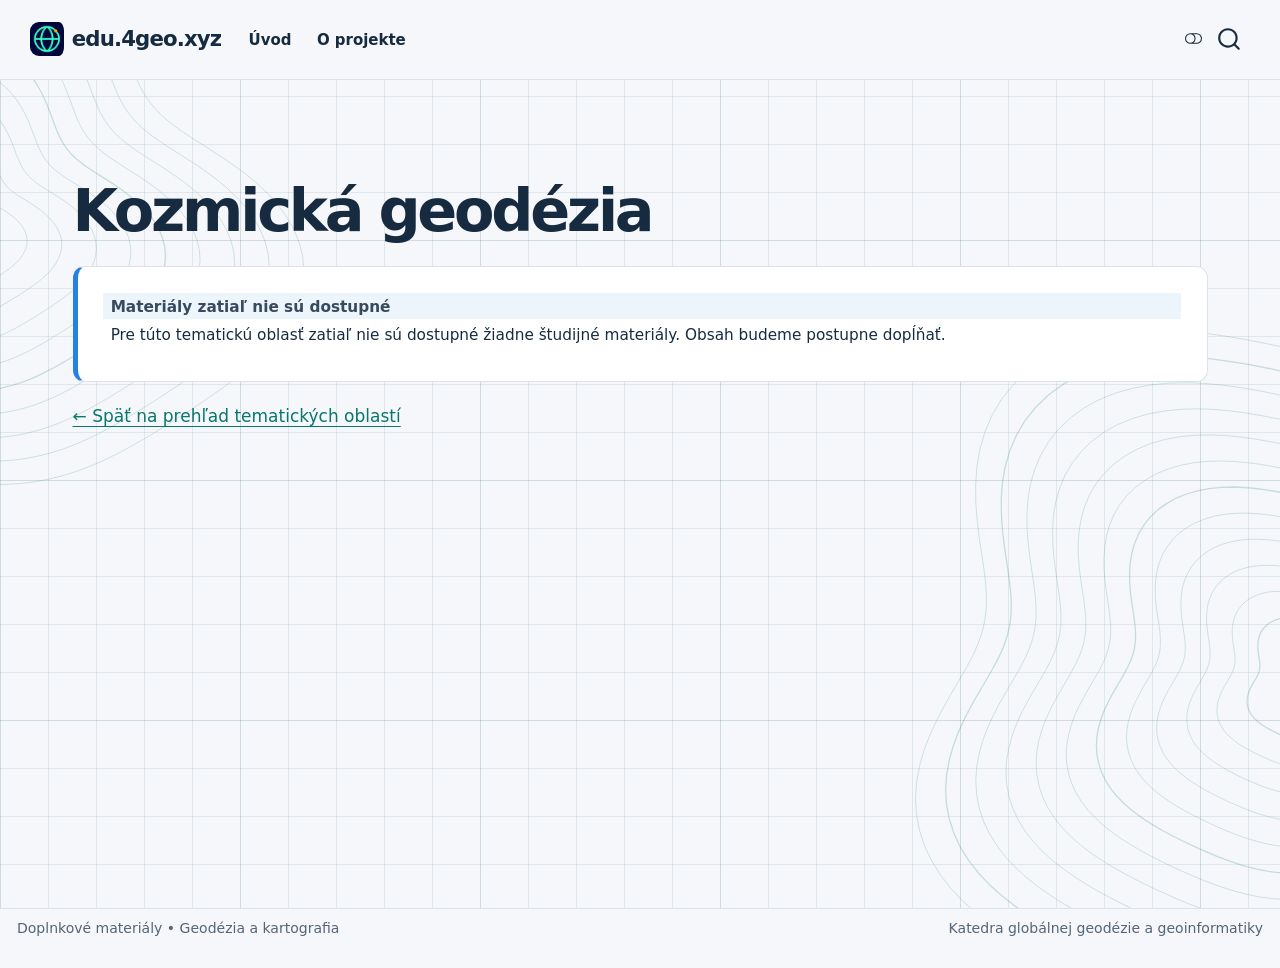
<file: predmety/kozmicka-geodezia.html>
<!DOCTYPE html>
<html xmlns="http://www.w3.org/1999/xhtml" lang="sk" xml:lang="sk"><head>

<meta charset="utf-8">
<meta name="generator" content="quarto-1.7.32">

<meta name="viewport" content="width=device-width, initial-scale=1.0, user-scalable=yes">


<title>Kozmická geodézia – edu.4geo.xyz</title>
<style>
code{white-space: pre-wrap;}
span.smallcaps{font-variant: small-caps;}
div.columns{display: flex; gap: min(4vw, 1.5em);}
div.column{flex: auto; overflow-x: auto;}
div.hanging-indent{margin-left: 1.5em; text-indent: -1.5em;}
ul.task-list{list-style: none;}
ul.task-list li input[type="checkbox"] {
  width: 0.8em;
  margin: 0 0.8em 0.2em -1em; /* quarto-specific, see https://github.com/quarto-dev/quarto-cli/issues/4556 */ 
  vertical-align: middle;
}
</style>


<script src="../site_libs/quarto-nav/quarto-nav.js"></script>
<script src="../site_libs/quarto-nav/headroom.min.js"></script>
<script src="../site_libs/clipboard/clipboard.min.js"></script>
<script src="../site_libs/quarto-search/autocomplete.umd.js"></script>
<script src="../site_libs/quarto-search/fuse.min.js"></script>
<script src="../site_libs/quarto-search/quarto-search.js"></script>
<meta name="quarto:offset" content="../">
<link href="../assets/site-icon.png" rel="icon" type="image/png">
<script src="../site_libs/quarto-html/quarto.js" type="module"></script>
<script src="../site_libs/quarto-html/tabsets/tabsets.js" type="module"></script>
<script src="../site_libs/quarto-html/popper.min.js"></script>
<script src="../site_libs/quarto-html/tippy.umd.min.js"></script>
<script src="../site_libs/quarto-html/anchor.min.js"></script>
<link href="../site_libs/quarto-html/tippy.css" rel="stylesheet">
<link href="../site_libs/quarto-html/quarto-syntax-highlighting-d9589ad4e98504035195c70aa99e1e7d.css" rel="stylesheet" class="quarto-color-scheme" id="quarto-text-highlighting-styles">
<link href="../site_libs/quarto-html/quarto-syntax-highlighting-dark-92e431c2d7bb287e0b5acdfec560ffb6.css" rel="stylesheet" class="quarto-color-scheme quarto-color-alternate" id="quarto-text-highlighting-styles">
<link href="../site_libs/quarto-html/quarto-syntax-highlighting-d9589ad4e98504035195c70aa99e1e7d.css" rel="stylesheet" class="quarto-color-scheme-extra" id="quarto-text-highlighting-styles">
<script src="../site_libs/bootstrap/bootstrap.min.js"></script>
<link href="../site_libs/bootstrap/bootstrap-icons.css" rel="stylesheet">
<link href="../site_libs/bootstrap/bootstrap-bc94c8d4c26369aac268191abc69cbae.min.css" rel="stylesheet" append-hash="true" class="quarto-color-scheme" id="quarto-bootstrap" data-mode="light">
<link href="../site_libs/bootstrap/bootstrap-dark-a5a14743cc276ff94f7d8b54cb965eaf.min.css" rel="stylesheet" append-hash="true" class="quarto-color-scheme quarto-color-alternate" id="quarto-bootstrap" data-mode="dark">
<link href="../site_libs/bootstrap/bootstrap-bc94c8d4c26369aac268191abc69cbae.min.css" rel="stylesheet" append-hash="true" class="quarto-color-scheme-extra" id="quarto-bootstrap" data-mode="light">
<script id="quarto-search-options" type="application/json">{
  "location": "navbar",
  "copy-button": false,
  "collapse-after": 3,
  "panel-placement": "end",
  "type": "overlay",
  "limit": 50,
  "keyboard-shortcut": [
    "f",
    "/",
    "s"
  ],
  "language": {
    "search-no-results-text": "Žiadne výsledky",
    "search-matching-documents-text": "zhodné dokumenty",
    "search-copy-link-title": "Skopírovať odkaz pre vyhľadávanie",
    "search-hide-matches-text": "Skryť ďalšie výsledky",
    "search-more-match-text": "ďalší výsledok v tomto dokumente",
    "search-more-matches-text": "ďalších výsledkov v tomto dokumente",
    "search-clear-button-title": "Vymazať",
    "search-text-placeholder": "",
    "search-detached-cancel-button-title": "Zrušiť",
    "search-submit-button-title": "Odoslať",
    "search-label": "Hľadať"
  }
}</script>


<link rel="stylesheet" href="../styles.css">
</head>

<body class="nav-fixed quarto-light"><script id="quarto-html-before-body" type="application/javascript">
    const toggleBodyColorMode = (bsSheetEl) => {
      const mode = bsSheetEl.getAttribute("data-mode");
      const bodyEl = window.document.querySelector("body");
      if (mode === "dark") {
        bodyEl.classList.add("quarto-dark");
        bodyEl.classList.remove("quarto-light");
      } else {
        bodyEl.classList.add("quarto-light");
        bodyEl.classList.remove("quarto-dark");
      }
    }
    const toggleBodyColorPrimary = () => {
      const bsSheetEl = window.document.querySelector("link#quarto-bootstrap:not([rel=disabled-stylesheet])");
      if (bsSheetEl) {
        toggleBodyColorMode(bsSheetEl);
      }
    }
    const setColorSchemeToggle = (alternate) => {
      const toggles = window.document.querySelectorAll('.quarto-color-scheme-toggle');
      for (let i=0; i < toggles.length; i++) {
        const toggle = toggles[i];
        if (toggle) {
          if (alternate) {
            toggle.classList.add("alternate");
          } else {
            toggle.classList.remove("alternate");
          }
        }
      }
    };
    const toggleColorMode = (alternate) => {
      // Switch the stylesheets
      const primaryStylesheets = window.document.querySelectorAll('link.quarto-color-scheme:not(.quarto-color-alternate)');
      const alternateStylesheets = window.document.querySelectorAll('link.quarto-color-scheme.quarto-color-alternate');
      manageTransitions('#quarto-margin-sidebar .nav-link', false);
      if (alternate) {
        // note: dark is layered on light, we don't disable primary!
        enableStylesheet(alternateStylesheets);
        for (const sheetNode of alternateStylesheets) {
          if (sheetNode.id === "quarto-bootstrap") {
            toggleBodyColorMode(sheetNode);
          }
        }
      } else {
        disableStylesheet(alternateStylesheets);
        enableStylesheet(primaryStylesheets)
        toggleBodyColorPrimary();
      }
      manageTransitions('#quarto-margin-sidebar .nav-link', true);
      // Switch the toggles
      setColorSchemeToggle(alternate)
      // Hack to workaround the fact that safari doesn't
      // properly recolor the scrollbar when toggling (#1455)
      if (navigator.userAgent.indexOf('Safari') > 0 && navigator.userAgent.indexOf('Chrome') == -1) {
        manageTransitions("body", false);
        window.scrollTo(0, 1);
        setTimeout(() => {
          window.scrollTo(0, 0);
          manageTransitions("body", true);
        }, 40);
      }
    }
    const disableStylesheet = (stylesheets) => {
      for (let i=0; i < stylesheets.length; i++) {
        const stylesheet = stylesheets[i];
        stylesheet.rel = 'disabled-stylesheet';
      }
    }
    const enableStylesheet = (stylesheets) => {
      for (let i=0; i < stylesheets.length; i++) {
        const stylesheet = stylesheets[i];
        if(stylesheet.rel !== 'stylesheet') { // for Chrome, which will still FOUC without this check
          stylesheet.rel = 'stylesheet';
        }
      }
    }
    const manageTransitions = (selector, allowTransitions) => {
      const els = window.document.querySelectorAll(selector);
      for (let i=0; i < els.length; i++) {
        const el = els[i];
        if (allowTransitions) {
          el.classList.remove('notransition');
        } else {
          el.classList.add('notransition');
        }
      }
    }
    const isFileUrl = () => {
      return window.location.protocol === 'file:';
    }
    const hasAlternateSentinel = () => {
      let styleSentinel = getColorSchemeSentinel();
      if (styleSentinel !== null) {
        return styleSentinel === "alternate";
      } else {
        return false;
      }
    }
    const setStyleSentinel = (alternate) => {
      const value = alternate ? "alternate" : "default";
      if (!isFileUrl()) {
        window.localStorage.setItem("quarto-color-scheme", value);
      } else {
        localAlternateSentinel = value;
      }
    }
    const getColorSchemeSentinel = () => {
      if (!isFileUrl()) {
        const storageValue = window.localStorage.getItem("quarto-color-scheme");
        return storageValue != null ? storageValue : localAlternateSentinel;
      } else {
        return localAlternateSentinel;
      }
    }
    const toggleGiscusIfUsed = (isAlternate, darkModeDefault) => {
      const baseTheme = document.querySelector('#giscus-base-theme')?.value ?? 'light';
      const alternateTheme = document.querySelector('#giscus-alt-theme')?.value ?? 'dark';
      let newTheme = '';
      if(authorPrefersDark) {
        newTheme = isAlternate ? baseTheme : alternateTheme;
      } else {
        newTheme = isAlternate ? alternateTheme : baseTheme;
      }
      const changeGiscusTheme = () => {
        // From: https://github.com/giscus/giscus/issues/336
        const sendMessage = (message) => {
          const iframe = document.querySelector('iframe.giscus-frame');
          if (!iframe) return;
          iframe.contentWindow.postMessage({ giscus: message }, 'https://giscus.app');
        }
        sendMessage({
          setConfig: {
            theme: newTheme
          }
        });
      }
      const isGiscussLoaded = window.document.querySelector('iframe.giscus-frame') !== null;
      if (isGiscussLoaded) {
        changeGiscusTheme();
      }
    };
    const authorPrefersDark = false;
    const queryPrefersDark = window.matchMedia('(prefers-color-scheme: dark)');
    const darkModeDefault = queryPrefersDark.matches;
      document.querySelector('link#quarto-text-highlighting-styles.quarto-color-scheme-extra').rel = 'disabled-stylesheet';
      document.querySelector('link#quarto-bootstrap.quarto-color-scheme-extra').rel = 'disabled-stylesheet';
    let localAlternateSentinel = darkModeDefault ? 'alternate' : 'default';
    // Dark / light mode switch
    window.quartoToggleColorScheme = () => {
      // Read the current dark / light value
      let toAlternate = !hasAlternateSentinel();
      toggleColorMode(toAlternate);
      setStyleSentinel(toAlternate);
      toggleGiscusIfUsed(toAlternate, darkModeDefault);
      window.dispatchEvent(new Event('resize'));
    };
    queryPrefersDark.addEventListener("change", e => {
      if(window.localStorage.getItem("quarto-color-scheme") !== null)
        return;
      const alternate = e.matches
      toggleColorMode(alternate);
      localAlternateSentinel = e.matches ? 'alternate' : 'default'; // this is used alongside local storage!
      toggleGiscusIfUsed(alternate, darkModeDefault);
    });
    // Switch to dark mode if need be
    if (hasAlternateSentinel()) {
      toggleColorMode(true);
    } else {
      toggleColorMode(false);
    }
  </script>

<div id="quarto-search-results"></div>
  <header id="quarto-header" class="headroom fixed-top">
    <nav class="navbar navbar-expand-lg " data-bs-theme="dark">
      <div class="navbar-container container-fluid">
      <div class="navbar-brand-container mx-auto">
    <a href="../index.html" class="navbar-brand navbar-brand-logo">
    <img src="../assets/site-icon.png" alt="edu.4geo.xyz – geodézia a kartografia" class="navbar-logo">
    </a>
    <a class="navbar-brand" href="../index.html">
    <span class="navbar-title">edu.4geo.xyz</span>
    </a>
  </div>
            <div id="quarto-search" class="" title="Hľadať"></div>
          <button class="navbar-toggler" type="button" data-bs-toggle="collapse" data-bs-target="#navbarCollapse" aria-controls="navbarCollapse" role="menu" aria-expanded="false" aria-label="Prepnúť navigáciu" onclick="if (window.quartoToggleHeadroom) { window.quartoToggleHeadroom(); }">
  <span class="navbar-toggler-icon"></span>
</button>
          <div class="collapse navbar-collapse" id="navbarCollapse">
            <ul class="navbar-nav navbar-nav-scroll me-auto">
  <li class="nav-item">
    <a class="nav-link" href="../index.html"> 
<span class="menu-text">Úvod</span></a>
  </li>  
  <li class="nav-item">
    <a class="nav-link" href="../o-projekte.html"> 
<span class="menu-text">O projekte</span></a>
  </li>  
</ul>
          </div> <!-- /navcollapse -->
            <div class="quarto-navbar-tools">
  <a href="" class="quarto-color-scheme-toggle quarto-navigation-tool  px-1" onclick="window.quartoToggleColorScheme(); return false;" title="Prepnúť tmavý režim"><i class="bi"></i></a>
</div>
      </div> <!-- /container-fluid -->
    </nav>
</header>
<!-- content -->
<div id="quarto-content" class="quarto-container page-columns page-rows-contents page-layout-full page-navbar">
<!-- sidebar -->
<!-- margin-sidebar -->
    
<!-- main -->
<main class="content column-page" id="quarto-document-content">


<header id="title-block-header" class="quarto-title-block default">
<div class="quarto-title">
<h1 class="title">Kozmická geodézia</h1>
</div>



<div class="quarto-title-meta column-page">

    
  
    
  </div>
  


</header>


<div class="callout callout-style-default callout-note no-icon callout-titled">
<div class="callout-header d-flex align-content-center">
<div class="callout-icon-container">
<i class="callout-icon no-icon"></i>
</div>
<div class="callout-title-container flex-fill">
Materiály zatiaľ nie sú dostupné
</div>
</div>
<div class="callout-body-container callout-body">
<p>Pre túto tematickú oblasť zatiaľ nie sú dostupné žiadne študijné materiály. Obsah budeme postupne dopĺňať.</p>
</div>
</div>
<p><a href="../index.html">← Späť na prehľad tematických oblastí</a></p>



</main> <!-- /main -->
<script id="quarto-html-after-body" type="application/javascript">
  window.document.addEventListener("DOMContentLoaded", function (event) {
    // Ensure there is a toggle, if there isn't float one in the top right
    if (window.document.querySelector('.quarto-color-scheme-toggle') === null) {
      const a = window.document.createElement('a');
      a.classList.add('top-right');
      a.classList.add('quarto-color-scheme-toggle');
      a.href = "";
      a.onclick = function() { try { window.quartoToggleColorScheme(); } catch {} return false; };
      const i = window.document.createElement("i");
      i.classList.add('bi');
      a.appendChild(i);
      window.document.body.appendChild(a);
    }
    setColorSchemeToggle(hasAlternateSentinel())
    const icon = "";
    const anchorJS = new window.AnchorJS();
    anchorJS.options = {
      placement: 'right',
      icon: icon
    };
    anchorJS.add('.anchored');
    const isCodeAnnotation = (el) => {
      for (const clz of el.classList) {
        if (clz.startsWith('code-annotation-')) {                     
          return true;
        }
      }
      return false;
    }
    const onCopySuccess = function(e) {
      // button target
      const button = e.trigger;
      // don't keep focus
      button.blur();
      // flash "checked"
      button.classList.add('code-copy-button-checked');
      var currentTitle = button.getAttribute("title");
      button.setAttribute("title", "Skopírované!");
      let tooltip;
      if (window.bootstrap) {
        button.setAttribute("data-bs-toggle", "tooltip");
        button.setAttribute("data-bs-placement", "left");
        button.setAttribute("data-bs-title", "Skopírované!");
        tooltip = new bootstrap.Tooltip(button, 
          { trigger: "manual", 
            customClass: "code-copy-button-tooltip",
            offset: [0, -8]});
        tooltip.show();    
      }
      setTimeout(function() {
        if (tooltip) {
          tooltip.hide();
          button.removeAttribute("data-bs-title");
          button.removeAttribute("data-bs-toggle");
          button.removeAttribute("data-bs-placement");
        }
        button.setAttribute("title", currentTitle);
        button.classList.remove('code-copy-button-checked');
      }, 1000);
      // clear code selection
      e.clearSelection();
    }
    const getTextToCopy = function(trigger) {
        const codeEl = trigger.previousElementSibling.cloneNode(true);
        for (const childEl of codeEl.children) {
          if (isCodeAnnotation(childEl)) {
            childEl.remove();
          }
        }
        return codeEl.innerText;
    }
    const clipboard = new window.ClipboardJS('.code-copy-button:not([data-in-quarto-modal])', {
      text: getTextToCopy
    });
    clipboard.on('success', onCopySuccess);
    if (window.document.getElementById('quarto-embedded-source-code-modal')) {
      const clipboardModal = new window.ClipboardJS('.code-copy-button[data-in-quarto-modal]', {
        text: getTextToCopy,
        container: window.document.getElementById('quarto-embedded-source-code-modal')
      });
      clipboardModal.on('success', onCopySuccess);
    }
      var localhostRegex = new RegExp(/^(?:http|https):\/\/localhost\:?[0-9]*\//);
      var mailtoRegex = new RegExp(/^mailto:/);
        var filterRegex = new RegExp('/' + window.location.host + '/');
      var isInternal = (href) => {
          return filterRegex.test(href) || localhostRegex.test(href) || mailtoRegex.test(href);
      }
      // Inspect non-navigation links and adorn them if external
     var links = window.document.querySelectorAll('a[href]:not(.nav-link):not(.navbar-brand):not(.toc-action):not(.sidebar-link):not(.sidebar-item-toggle):not(.pagination-link):not(.no-external):not([aria-hidden]):not(.dropdown-item):not(.quarto-navigation-tool):not(.about-link)');
      for (var i=0; i<links.length; i++) {
        const link = links[i];
        if (!isInternal(link.href)) {
          // undo the damage that might have been done by quarto-nav.js in the case of
          // links that we want to consider external
          if (link.dataset.originalHref !== undefined) {
            link.href = link.dataset.originalHref;
          }
            // target, if specified
            link.setAttribute("target", "_blank");
            if (link.getAttribute("rel") === null) {
              link.setAttribute("rel", "noopener");
            }
        }
      }
    function tippyHover(el, contentFn, onTriggerFn, onUntriggerFn) {
      const config = {
        allowHTML: true,
        maxWidth: 500,
        delay: 100,
        arrow: false,
        appendTo: function(el) {
            return el.parentElement;
        },
        interactive: true,
        interactiveBorder: 10,
        theme: 'quarto',
        placement: 'bottom-start',
      };
      if (contentFn) {
        config.content = contentFn;
      }
      if (onTriggerFn) {
        config.onTrigger = onTriggerFn;
      }
      if (onUntriggerFn) {
        config.onUntrigger = onUntriggerFn;
      }
      window.tippy(el, config); 
    }
    const noterefs = window.document.querySelectorAll('a[role="doc-noteref"]');
    for (var i=0; i<noterefs.length; i++) {
      const ref = noterefs[i];
      tippyHover(ref, function() {
        // use id or data attribute instead here
        let href = ref.getAttribute('data-footnote-href') || ref.getAttribute('href');
        try { href = new URL(href).hash; } catch {}
        const id = href.replace(/^#\/?/, "");
        const note = window.document.getElementById(id);
        if (note) {
          return note.innerHTML;
        } else {
          return "";
        }
      });
    }
    const xrefs = window.document.querySelectorAll('a.quarto-xref');
    const processXRef = (id, note) => {
      // Strip column container classes
      const stripColumnClz = (el) => {
        el.classList.remove("page-full", "page-columns");
        if (el.children) {
          for (const child of el.children) {
            stripColumnClz(child);
          }
        }
      }
      stripColumnClz(note)
      if (id === null || id.startsWith('sec-')) {
        // Special case sections, only their first couple elements
        const container = document.createElement("div");
        if (note.children && note.children.length > 2) {
          container.appendChild(note.children[0].cloneNode(true));
          for (let i = 1; i < note.children.length; i++) {
            const child = note.children[i];
            if (child.tagName === "P" && child.innerText === "") {
              continue;
            } else {
              container.appendChild(child.cloneNode(true));
              break;
            }
          }
          if (window.Quarto?.typesetMath) {
            window.Quarto.typesetMath(container);
          }
          return container.innerHTML
        } else {
          if (window.Quarto?.typesetMath) {
            window.Quarto.typesetMath(note);
          }
          return note.innerHTML;
        }
      } else {
        // Remove any anchor links if they are present
        const anchorLink = note.querySelector('a.anchorjs-link');
        if (anchorLink) {
          anchorLink.remove();
        }
        if (window.Quarto?.typesetMath) {
          window.Quarto.typesetMath(note);
        }
        if (note.classList.contains("callout")) {
          return note.outerHTML;
        } else {
          return note.innerHTML;
        }
      }
    }
    for (var i=0; i<xrefs.length; i++) {
      const xref = xrefs[i];
      tippyHover(xref, undefined, function(instance) {
        instance.disable();
        let url = xref.getAttribute('href');
        let hash = undefined; 
        if (url.startsWith('#')) {
          hash = url;
        } else {
          try { hash = new URL(url).hash; } catch {}
        }
        if (hash) {
          const id = hash.replace(/^#\/?/, "");
          const note = window.document.getElementById(id);
          if (note !== null) {
            try {
              const html = processXRef(id, note.cloneNode(true));
              instance.setContent(html);
            } finally {
              instance.enable();
              instance.show();
            }
          } else {
            // See if we can fetch this
            fetch(url.split('#')[0])
            .then(res => res.text())
            .then(html => {
              const parser = new DOMParser();
              const htmlDoc = parser.parseFromString(html, "text/html");
              const note = htmlDoc.getElementById(id);
              if (note !== null) {
                const html = processXRef(id, note);
                instance.setContent(html);
              } 
            }).finally(() => {
              instance.enable();
              instance.show();
            });
          }
        } else {
          // See if we can fetch a full url (with no hash to target)
          // This is a special case and we should probably do some content thinning / targeting
          fetch(url)
          .then(res => res.text())
          .then(html => {
            const parser = new DOMParser();
            const htmlDoc = parser.parseFromString(html, "text/html");
            const note = htmlDoc.querySelector('main.content');
            if (note !== null) {
              // This should only happen for chapter cross references
              // (since there is no id in the URL)
              // remove the first header
              if (note.children.length > 0 && note.children[0].tagName === "HEADER") {
                note.children[0].remove();
              }
              const html = processXRef(null, note);
              instance.setContent(html);
            } 
          }).finally(() => {
            instance.enable();
            instance.show();
          });
        }
      }, function(instance) {
      });
    }
        let selectedAnnoteEl;
        const selectorForAnnotation = ( cell, annotation) => {
          let cellAttr = 'data-code-cell="' + cell + '"';
          let lineAttr = 'data-code-annotation="' +  annotation + '"';
          const selector = 'span[' + cellAttr + '][' + lineAttr + ']';
          return selector;
        }
        const selectCodeLines = (annoteEl) => {
          const doc = window.document;
          const targetCell = annoteEl.getAttribute("data-target-cell");
          const targetAnnotation = annoteEl.getAttribute("data-target-annotation");
          const annoteSpan = window.document.querySelector(selectorForAnnotation(targetCell, targetAnnotation));
          const lines = annoteSpan.getAttribute("data-code-lines").split(",");
          const lineIds = lines.map((line) => {
            return targetCell + "-" + line;
          })
          let top = null;
          let height = null;
          let parent = null;
          if (lineIds.length > 0) {
              //compute the position of the single el (top and bottom and make a div)
              const el = window.document.getElementById(lineIds[0]);
              top = el.offsetTop;
              height = el.offsetHeight;
              parent = el.parentElement.parentElement;
            if (lineIds.length > 1) {
              const lastEl = window.document.getElementById(lineIds[lineIds.length - 1]);
              const bottom = lastEl.offsetTop + lastEl.offsetHeight;
              height = bottom - top;
            }
            if (top !== null && height !== null && parent !== null) {
              // cook up a div (if necessary) and position it 
              let div = window.document.getElementById("code-annotation-line-highlight");
              if (div === null) {
                div = window.document.createElement("div");
                div.setAttribute("id", "code-annotation-line-highlight");
                div.style.position = 'absolute';
                parent.appendChild(div);
              }
              div.style.top = top - 2 + "px";
              div.style.height = height + 4 + "px";
              div.style.left = 0;
              let gutterDiv = window.document.getElementById("code-annotation-line-highlight-gutter");
              if (gutterDiv === null) {
                gutterDiv = window.document.createElement("div");
                gutterDiv.setAttribute("id", "code-annotation-line-highlight-gutter");
                gutterDiv.style.position = 'absolute';
                const codeCell = window.document.getElementById(targetCell);
                const gutter = codeCell.querySelector('.code-annotation-gutter');
                gutter.appendChild(gutterDiv);
              }
              gutterDiv.style.top = top - 2 + "px";
              gutterDiv.style.height = height + 4 + "px";
            }
            selectedAnnoteEl = annoteEl;
          }
        };
        const unselectCodeLines = () => {
          const elementsIds = ["code-annotation-line-highlight", "code-annotation-line-highlight-gutter"];
          elementsIds.forEach((elId) => {
            const div = window.document.getElementById(elId);
            if (div) {
              div.remove();
            }
          });
          selectedAnnoteEl = undefined;
        };
          // Handle positioning of the toggle
      window.addEventListener(
        "resize",
        throttle(() => {
          elRect = undefined;
          if (selectedAnnoteEl) {
            selectCodeLines(selectedAnnoteEl);
          }
        }, 10)
      );
      function throttle(fn, ms) {
      let throttle = false;
      let timer;
        return (...args) => {
          if(!throttle) { // first call gets through
              fn.apply(this, args);
              throttle = true;
          } else { // all the others get throttled
              if(timer) clearTimeout(timer); // cancel #2
              timer = setTimeout(() => {
                fn.apply(this, args);
                timer = throttle = false;
              }, ms);
          }
        };
      }
        // Attach click handler to the DT
        const annoteDls = window.document.querySelectorAll('dt[data-target-cell]');
        for (const annoteDlNode of annoteDls) {
          annoteDlNode.addEventListener('click', (event) => {
            const clickedEl = event.target;
            if (clickedEl !== selectedAnnoteEl) {
              unselectCodeLines();
              const activeEl = window.document.querySelector('dt[data-target-cell].code-annotation-active');
              if (activeEl) {
                activeEl.classList.remove('code-annotation-active');
              }
              selectCodeLines(clickedEl);
              clickedEl.classList.add('code-annotation-active');
            } else {
              // Unselect the line
              unselectCodeLines();
              clickedEl.classList.remove('code-annotation-active');
            }
          });
        }
    const findCites = (el) => {
      const parentEl = el.parentElement;
      if (parentEl) {
        const cites = parentEl.dataset.cites;
        if (cites) {
          return {
            el,
            cites: cites.split(' ')
          };
        } else {
          return findCites(el.parentElement)
        }
      } else {
        return undefined;
      }
    };
    var bibliorefs = window.document.querySelectorAll('a[role="doc-biblioref"]');
    for (var i=0; i<bibliorefs.length; i++) {
      const ref = bibliorefs[i];
      const citeInfo = findCites(ref);
      if (citeInfo) {
        tippyHover(citeInfo.el, function() {
          var popup = window.document.createElement('div');
          citeInfo.cites.forEach(function(cite) {
            var citeDiv = window.document.createElement('div');
            citeDiv.classList.add('hanging-indent');
            citeDiv.classList.add('csl-entry');
            var biblioDiv = window.document.getElementById('ref-' + cite);
            if (biblioDiv) {
              citeDiv.innerHTML = biblioDiv.innerHTML;
            }
            popup.appendChild(citeDiv);
          });
          return popup.innerHTML;
        });
      }
    }
  });
  </script>
</div> <!-- /content -->
<footer class="footer">
  <div class="nav-footer">
    <div class="nav-footer-left">
<p>Doplnkové materiály • Geodézia a kartografia</p>
</div>   
    <div class="nav-footer-center">
      &nbsp;
    </div>
    <div class="nav-footer-right">
<p>Katedra globálnej geodézie a geoinformatiky</p>
</div>
  </div>
</footer>




</body></html>
</file>
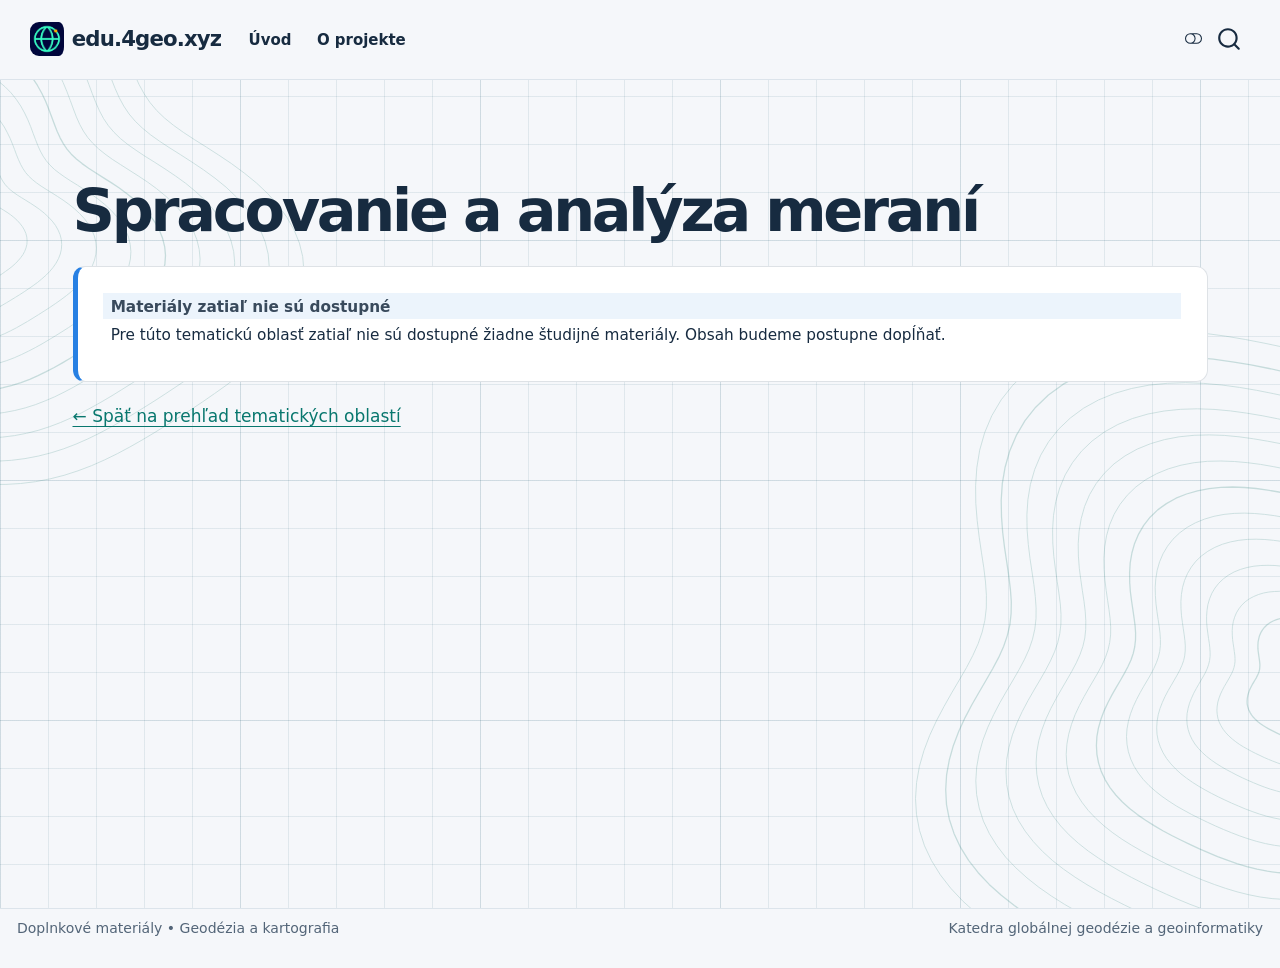
<file: predmety/spracovanie-a-analyza-merani.html>
<!DOCTYPE html>
<html xmlns="http://www.w3.org/1999/xhtml" lang="sk" xml:lang="sk"><head>

<meta charset="utf-8">
<meta name="generator" content="quarto-1.7.32">

<meta name="viewport" content="width=device-width, initial-scale=1.0, user-scalable=yes">


<title>Spracovanie a analýza meraní – edu.4geo.xyz</title>
<style>
code{white-space: pre-wrap;}
span.smallcaps{font-variant: small-caps;}
div.columns{display: flex; gap: min(4vw, 1.5em);}
div.column{flex: auto; overflow-x: auto;}
div.hanging-indent{margin-left: 1.5em; text-indent: -1.5em;}
ul.task-list{list-style: none;}
ul.task-list li input[type="checkbox"] {
  width: 0.8em;
  margin: 0 0.8em 0.2em -1em; /* quarto-specific, see https://github.com/quarto-dev/quarto-cli/issues/4556 */ 
  vertical-align: middle;
}
</style>


<script src="../site_libs/quarto-nav/quarto-nav.js"></script>
<script src="../site_libs/quarto-nav/headroom.min.js"></script>
<script src="../site_libs/clipboard/clipboard.min.js"></script>
<script src="../site_libs/quarto-search/autocomplete.umd.js"></script>
<script src="../site_libs/quarto-search/fuse.min.js"></script>
<script src="../site_libs/quarto-search/quarto-search.js"></script>
<meta name="quarto:offset" content="../">
<link href="../assets/site-icon.png" rel="icon" type="image/png">
<script src="../site_libs/quarto-html/quarto.js" type="module"></script>
<script src="../site_libs/quarto-html/tabsets/tabsets.js" type="module"></script>
<script src="../site_libs/quarto-html/popper.min.js"></script>
<script src="../site_libs/quarto-html/tippy.umd.min.js"></script>
<script src="../site_libs/quarto-html/anchor.min.js"></script>
<link href="../site_libs/quarto-html/tippy.css" rel="stylesheet">
<link href="../site_libs/quarto-html/quarto-syntax-highlighting-d9589ad4e98504035195c70aa99e1e7d.css" rel="stylesheet" class="quarto-color-scheme" id="quarto-text-highlighting-styles">
<link href="../site_libs/quarto-html/quarto-syntax-highlighting-dark-92e431c2d7bb287e0b5acdfec560ffb6.css" rel="stylesheet" class="quarto-color-scheme quarto-color-alternate" id="quarto-text-highlighting-styles">
<link href="../site_libs/quarto-html/quarto-syntax-highlighting-d9589ad4e98504035195c70aa99e1e7d.css" rel="stylesheet" class="quarto-color-scheme-extra" id="quarto-text-highlighting-styles">
<script src="../site_libs/bootstrap/bootstrap.min.js"></script>
<link href="../site_libs/bootstrap/bootstrap-icons.css" rel="stylesheet">
<link href="../site_libs/bootstrap/bootstrap-bc94c8d4c26369aac268191abc69cbae.min.css" rel="stylesheet" append-hash="true" class="quarto-color-scheme" id="quarto-bootstrap" data-mode="light">
<link href="../site_libs/bootstrap/bootstrap-dark-a5a14743cc276ff94f7d8b54cb965eaf.min.css" rel="stylesheet" append-hash="true" class="quarto-color-scheme quarto-color-alternate" id="quarto-bootstrap" data-mode="dark">
<link href="../site_libs/bootstrap/bootstrap-bc94c8d4c26369aac268191abc69cbae.min.css" rel="stylesheet" append-hash="true" class="quarto-color-scheme-extra" id="quarto-bootstrap" data-mode="light">
<script id="quarto-search-options" type="application/json">{
  "location": "navbar",
  "copy-button": false,
  "collapse-after": 3,
  "panel-placement": "end",
  "type": "overlay",
  "limit": 50,
  "keyboard-shortcut": [
    "f",
    "/",
    "s"
  ],
  "language": {
    "search-no-results-text": "Žiadne výsledky",
    "search-matching-documents-text": "zhodné dokumenty",
    "search-copy-link-title": "Skopírovať odkaz pre vyhľadávanie",
    "search-hide-matches-text": "Skryť ďalšie výsledky",
    "search-more-match-text": "ďalší výsledok v tomto dokumente",
    "search-more-matches-text": "ďalších výsledkov v tomto dokumente",
    "search-clear-button-title": "Vymazať",
    "search-text-placeholder": "",
    "search-detached-cancel-button-title": "Zrušiť",
    "search-submit-button-title": "Odoslať",
    "search-label": "Hľadať"
  }
}</script>


<link rel="stylesheet" href="../styles.css">
</head>

<body class="nav-fixed quarto-light"><script id="quarto-html-before-body" type="application/javascript">
    const toggleBodyColorMode = (bsSheetEl) => {
      const mode = bsSheetEl.getAttribute("data-mode");
      const bodyEl = window.document.querySelector("body");
      if (mode === "dark") {
        bodyEl.classList.add("quarto-dark");
        bodyEl.classList.remove("quarto-light");
      } else {
        bodyEl.classList.add("quarto-light");
        bodyEl.classList.remove("quarto-dark");
      }
    }
    const toggleBodyColorPrimary = () => {
      const bsSheetEl = window.document.querySelector("link#quarto-bootstrap:not([rel=disabled-stylesheet])");
      if (bsSheetEl) {
        toggleBodyColorMode(bsSheetEl);
      }
    }
    const setColorSchemeToggle = (alternate) => {
      const toggles = window.document.querySelectorAll('.quarto-color-scheme-toggle');
      for (let i=0; i < toggles.length; i++) {
        const toggle = toggles[i];
        if (toggle) {
          if (alternate) {
            toggle.classList.add("alternate");
          } else {
            toggle.classList.remove("alternate");
          }
        }
      }
    };
    const toggleColorMode = (alternate) => {
      // Switch the stylesheets
      const primaryStylesheets = window.document.querySelectorAll('link.quarto-color-scheme:not(.quarto-color-alternate)');
      const alternateStylesheets = window.document.querySelectorAll('link.quarto-color-scheme.quarto-color-alternate');
      manageTransitions('#quarto-margin-sidebar .nav-link', false);
      if (alternate) {
        // note: dark is layered on light, we don't disable primary!
        enableStylesheet(alternateStylesheets);
        for (const sheetNode of alternateStylesheets) {
          if (sheetNode.id === "quarto-bootstrap") {
            toggleBodyColorMode(sheetNode);
          }
        }
      } else {
        disableStylesheet(alternateStylesheets);
        enableStylesheet(primaryStylesheets)
        toggleBodyColorPrimary();
      }
      manageTransitions('#quarto-margin-sidebar .nav-link', true);
      // Switch the toggles
      setColorSchemeToggle(alternate)
      // Hack to workaround the fact that safari doesn't
      // properly recolor the scrollbar when toggling (#1455)
      if (navigator.userAgent.indexOf('Safari') > 0 && navigator.userAgent.indexOf('Chrome') == -1) {
        manageTransitions("body", false);
        window.scrollTo(0, 1);
        setTimeout(() => {
          window.scrollTo(0, 0);
          manageTransitions("body", true);
        }, 40);
      }
    }
    const disableStylesheet = (stylesheets) => {
      for (let i=0; i < stylesheets.length; i++) {
        const stylesheet = stylesheets[i];
        stylesheet.rel = 'disabled-stylesheet';
      }
    }
    const enableStylesheet = (stylesheets) => {
      for (let i=0; i < stylesheets.length; i++) {
        const stylesheet = stylesheets[i];
        if(stylesheet.rel !== 'stylesheet') { // for Chrome, which will still FOUC without this check
          stylesheet.rel = 'stylesheet';
        }
      }
    }
    const manageTransitions = (selector, allowTransitions) => {
      const els = window.document.querySelectorAll(selector);
      for (let i=0; i < els.length; i++) {
        const el = els[i];
        if (allowTransitions) {
          el.classList.remove('notransition');
        } else {
          el.classList.add('notransition');
        }
      }
    }
    const isFileUrl = () => {
      return window.location.protocol === 'file:';
    }
    const hasAlternateSentinel = () => {
      let styleSentinel = getColorSchemeSentinel();
      if (styleSentinel !== null) {
        return styleSentinel === "alternate";
      } else {
        return false;
      }
    }
    const setStyleSentinel = (alternate) => {
      const value = alternate ? "alternate" : "default";
      if (!isFileUrl()) {
        window.localStorage.setItem("quarto-color-scheme", value);
      } else {
        localAlternateSentinel = value;
      }
    }
    const getColorSchemeSentinel = () => {
      if (!isFileUrl()) {
        const storageValue = window.localStorage.getItem("quarto-color-scheme");
        return storageValue != null ? storageValue : localAlternateSentinel;
      } else {
        return localAlternateSentinel;
      }
    }
    const toggleGiscusIfUsed = (isAlternate, darkModeDefault) => {
      const baseTheme = document.querySelector('#giscus-base-theme')?.value ?? 'light';
      const alternateTheme = document.querySelector('#giscus-alt-theme')?.value ?? 'dark';
      let newTheme = '';
      if(authorPrefersDark) {
        newTheme = isAlternate ? baseTheme : alternateTheme;
      } else {
        newTheme = isAlternate ? alternateTheme : baseTheme;
      }
      const changeGiscusTheme = () => {
        // From: https://github.com/giscus/giscus/issues/336
        const sendMessage = (message) => {
          const iframe = document.querySelector('iframe.giscus-frame');
          if (!iframe) return;
          iframe.contentWindow.postMessage({ giscus: message }, 'https://giscus.app');
        }
        sendMessage({
          setConfig: {
            theme: newTheme
          }
        });
      }
      const isGiscussLoaded = window.document.querySelector('iframe.giscus-frame') !== null;
      if (isGiscussLoaded) {
        changeGiscusTheme();
      }
    };
    const authorPrefersDark = false;
    const queryPrefersDark = window.matchMedia('(prefers-color-scheme: dark)');
    const darkModeDefault = queryPrefersDark.matches;
      document.querySelector('link#quarto-text-highlighting-styles.quarto-color-scheme-extra').rel = 'disabled-stylesheet';
      document.querySelector('link#quarto-bootstrap.quarto-color-scheme-extra').rel = 'disabled-stylesheet';
    let localAlternateSentinel = darkModeDefault ? 'alternate' : 'default';
    // Dark / light mode switch
    window.quartoToggleColorScheme = () => {
      // Read the current dark / light value
      let toAlternate = !hasAlternateSentinel();
      toggleColorMode(toAlternate);
      setStyleSentinel(toAlternate);
      toggleGiscusIfUsed(toAlternate, darkModeDefault);
      window.dispatchEvent(new Event('resize'));
    };
    queryPrefersDark.addEventListener("change", e => {
      if(window.localStorage.getItem("quarto-color-scheme") !== null)
        return;
      const alternate = e.matches
      toggleColorMode(alternate);
      localAlternateSentinel = e.matches ? 'alternate' : 'default'; // this is used alongside local storage!
      toggleGiscusIfUsed(alternate, darkModeDefault);
    });
    // Switch to dark mode if need be
    if (hasAlternateSentinel()) {
      toggleColorMode(true);
    } else {
      toggleColorMode(false);
    }
  </script>

<div id="quarto-search-results"></div>
  <header id="quarto-header" class="headroom fixed-top">
    <nav class="navbar navbar-expand-lg " data-bs-theme="dark">
      <div class="navbar-container container-fluid">
      <div class="navbar-brand-container mx-auto">
    <a href="../index.html" class="navbar-brand navbar-brand-logo">
    <img src="../assets/site-icon.png" alt="edu.4geo.xyz – geodézia a kartografia" class="navbar-logo">
    </a>
    <a class="navbar-brand" href="../index.html">
    <span class="navbar-title">edu.4geo.xyz</span>
    </a>
  </div>
            <div id="quarto-search" class="" title="Hľadať"></div>
          <button class="navbar-toggler" type="button" data-bs-toggle="collapse" data-bs-target="#navbarCollapse" aria-controls="navbarCollapse" role="menu" aria-expanded="false" aria-label="Prepnúť navigáciu" onclick="if (window.quartoToggleHeadroom) { window.quartoToggleHeadroom(); }">
  <span class="navbar-toggler-icon"></span>
</button>
          <div class="collapse navbar-collapse" id="navbarCollapse">
            <ul class="navbar-nav navbar-nav-scroll me-auto">
  <li class="nav-item">
    <a class="nav-link" href="../index.html"> 
<span class="menu-text">Úvod</span></a>
  </li>  
  <li class="nav-item">
    <a class="nav-link" href="../o-projekte.html"> 
<span class="menu-text">O projekte</span></a>
  </li>  
</ul>
          </div> <!-- /navcollapse -->
            <div class="quarto-navbar-tools">
  <a href="" class="quarto-color-scheme-toggle quarto-navigation-tool  px-1" onclick="window.quartoToggleColorScheme(); return false;" title="Prepnúť tmavý režim"><i class="bi"></i></a>
</div>
      </div> <!-- /container-fluid -->
    </nav>
</header>
<!-- content -->
<div id="quarto-content" class="quarto-container page-columns page-rows-contents page-layout-full page-navbar">
<!-- sidebar -->
<!-- margin-sidebar -->
    
<!-- main -->
<main class="content column-page" id="quarto-document-content">


<header id="title-block-header" class="quarto-title-block default">
<div class="quarto-title">
<h1 class="title">Spracovanie a analýza meraní</h1>
</div>



<div class="quarto-title-meta column-page">

    
  
    
  </div>
  


</header>


<div class="callout callout-style-default callout-note no-icon callout-titled">
<div class="callout-header d-flex align-content-center">
<div class="callout-icon-container">
<i class="callout-icon no-icon"></i>
</div>
<div class="callout-title-container flex-fill">
Materiály zatiaľ nie sú dostupné
</div>
</div>
<div class="callout-body-container callout-body">
<p>Pre túto tematickú oblasť zatiaľ nie sú dostupné žiadne študijné materiály. Obsah budeme postupne dopĺňať.</p>
</div>
</div>
<p><a href="../index.html">← Späť na prehľad tematických oblastí</a></p>



</main> <!-- /main -->
<script id="quarto-html-after-body" type="application/javascript">
  window.document.addEventListener("DOMContentLoaded", function (event) {
    // Ensure there is a toggle, if there isn't float one in the top right
    if (window.document.querySelector('.quarto-color-scheme-toggle') === null) {
      const a = window.document.createElement('a');
      a.classList.add('top-right');
      a.classList.add('quarto-color-scheme-toggle');
      a.href = "";
      a.onclick = function() { try { window.quartoToggleColorScheme(); } catch {} return false; };
      const i = window.document.createElement("i");
      i.classList.add('bi');
      a.appendChild(i);
      window.document.body.appendChild(a);
    }
    setColorSchemeToggle(hasAlternateSentinel())
    const icon = "";
    const anchorJS = new window.AnchorJS();
    anchorJS.options = {
      placement: 'right',
      icon: icon
    };
    anchorJS.add('.anchored');
    const isCodeAnnotation = (el) => {
      for (const clz of el.classList) {
        if (clz.startsWith('code-annotation-')) {                     
          return true;
        }
      }
      return false;
    }
    const onCopySuccess = function(e) {
      // button target
      const button = e.trigger;
      // don't keep focus
      button.blur();
      // flash "checked"
      button.classList.add('code-copy-button-checked');
      var currentTitle = button.getAttribute("title");
      button.setAttribute("title", "Skopírované!");
      let tooltip;
      if (window.bootstrap) {
        button.setAttribute("data-bs-toggle", "tooltip");
        button.setAttribute("data-bs-placement", "left");
        button.setAttribute("data-bs-title", "Skopírované!");
        tooltip = new bootstrap.Tooltip(button, 
          { trigger: "manual", 
            customClass: "code-copy-button-tooltip",
            offset: [0, -8]});
        tooltip.show();    
      }
      setTimeout(function() {
        if (tooltip) {
          tooltip.hide();
          button.removeAttribute("data-bs-title");
          button.removeAttribute("data-bs-toggle");
          button.removeAttribute("data-bs-placement");
        }
        button.setAttribute("title", currentTitle);
        button.classList.remove('code-copy-button-checked');
      }, 1000);
      // clear code selection
      e.clearSelection();
    }
    const getTextToCopy = function(trigger) {
        const codeEl = trigger.previousElementSibling.cloneNode(true);
        for (const childEl of codeEl.children) {
          if (isCodeAnnotation(childEl)) {
            childEl.remove();
          }
        }
        return codeEl.innerText;
    }
    const clipboard = new window.ClipboardJS('.code-copy-button:not([data-in-quarto-modal])', {
      text: getTextToCopy
    });
    clipboard.on('success', onCopySuccess);
    if (window.document.getElementById('quarto-embedded-source-code-modal')) {
      const clipboardModal = new window.ClipboardJS('.code-copy-button[data-in-quarto-modal]', {
        text: getTextToCopy,
        container: window.document.getElementById('quarto-embedded-source-code-modal')
      });
      clipboardModal.on('success', onCopySuccess);
    }
      var localhostRegex = new RegExp(/^(?:http|https):\/\/localhost\:?[0-9]*\//);
      var mailtoRegex = new RegExp(/^mailto:/);
        var filterRegex = new RegExp('/' + window.location.host + '/');
      var isInternal = (href) => {
          return filterRegex.test(href) || localhostRegex.test(href) || mailtoRegex.test(href);
      }
      // Inspect non-navigation links and adorn them if external
     var links = window.document.querySelectorAll('a[href]:not(.nav-link):not(.navbar-brand):not(.toc-action):not(.sidebar-link):not(.sidebar-item-toggle):not(.pagination-link):not(.no-external):not([aria-hidden]):not(.dropdown-item):not(.quarto-navigation-tool):not(.about-link)');
      for (var i=0; i<links.length; i++) {
        const link = links[i];
        if (!isInternal(link.href)) {
          // undo the damage that might have been done by quarto-nav.js in the case of
          // links that we want to consider external
          if (link.dataset.originalHref !== undefined) {
            link.href = link.dataset.originalHref;
          }
            // target, if specified
            link.setAttribute("target", "_blank");
            if (link.getAttribute("rel") === null) {
              link.setAttribute("rel", "noopener");
            }
        }
      }
    function tippyHover(el, contentFn, onTriggerFn, onUntriggerFn) {
      const config = {
        allowHTML: true,
        maxWidth: 500,
        delay: 100,
        arrow: false,
        appendTo: function(el) {
            return el.parentElement;
        },
        interactive: true,
        interactiveBorder: 10,
        theme: 'quarto',
        placement: 'bottom-start',
      };
      if (contentFn) {
        config.content = contentFn;
      }
      if (onTriggerFn) {
        config.onTrigger = onTriggerFn;
      }
      if (onUntriggerFn) {
        config.onUntrigger = onUntriggerFn;
      }
      window.tippy(el, config); 
    }
    const noterefs = window.document.querySelectorAll('a[role="doc-noteref"]');
    for (var i=0; i<noterefs.length; i++) {
      const ref = noterefs[i];
      tippyHover(ref, function() {
        // use id or data attribute instead here
        let href = ref.getAttribute('data-footnote-href') || ref.getAttribute('href');
        try { href = new URL(href).hash; } catch {}
        const id = href.replace(/^#\/?/, "");
        const note = window.document.getElementById(id);
        if (note) {
          return note.innerHTML;
        } else {
          return "";
        }
      });
    }
    const xrefs = window.document.querySelectorAll('a.quarto-xref');
    const processXRef = (id, note) => {
      // Strip column container classes
      const stripColumnClz = (el) => {
        el.classList.remove("page-full", "page-columns");
        if (el.children) {
          for (const child of el.children) {
            stripColumnClz(child);
          }
        }
      }
      stripColumnClz(note)
      if (id === null || id.startsWith('sec-')) {
        // Special case sections, only their first couple elements
        const container = document.createElement("div");
        if (note.children && note.children.length > 2) {
          container.appendChild(note.children[0].cloneNode(true));
          for (let i = 1; i < note.children.length; i++) {
            const child = note.children[i];
            if (child.tagName === "P" && child.innerText === "") {
              continue;
            } else {
              container.appendChild(child.cloneNode(true));
              break;
            }
          }
          if (window.Quarto?.typesetMath) {
            window.Quarto.typesetMath(container);
          }
          return container.innerHTML
        } else {
          if (window.Quarto?.typesetMath) {
            window.Quarto.typesetMath(note);
          }
          return note.innerHTML;
        }
      } else {
        // Remove any anchor links if they are present
        const anchorLink = note.querySelector('a.anchorjs-link');
        if (anchorLink) {
          anchorLink.remove();
        }
        if (window.Quarto?.typesetMath) {
          window.Quarto.typesetMath(note);
        }
        if (note.classList.contains("callout")) {
          return note.outerHTML;
        } else {
          return note.innerHTML;
        }
      }
    }
    for (var i=0; i<xrefs.length; i++) {
      const xref = xrefs[i];
      tippyHover(xref, undefined, function(instance) {
        instance.disable();
        let url = xref.getAttribute('href');
        let hash = undefined; 
        if (url.startsWith('#')) {
          hash = url;
        } else {
          try { hash = new URL(url).hash; } catch {}
        }
        if (hash) {
          const id = hash.replace(/^#\/?/, "");
          const note = window.document.getElementById(id);
          if (note !== null) {
            try {
              const html = processXRef(id, note.cloneNode(true));
              instance.setContent(html);
            } finally {
              instance.enable();
              instance.show();
            }
          } else {
            // See if we can fetch this
            fetch(url.split('#')[0])
            .then(res => res.text())
            .then(html => {
              const parser = new DOMParser();
              const htmlDoc = parser.parseFromString(html, "text/html");
              const note = htmlDoc.getElementById(id);
              if (note !== null) {
                const html = processXRef(id, note);
                instance.setContent(html);
              } 
            }).finally(() => {
              instance.enable();
              instance.show();
            });
          }
        } else {
          // See if we can fetch a full url (with no hash to target)
          // This is a special case and we should probably do some content thinning / targeting
          fetch(url)
          .then(res => res.text())
          .then(html => {
            const parser = new DOMParser();
            const htmlDoc = parser.parseFromString(html, "text/html");
            const note = htmlDoc.querySelector('main.content');
            if (note !== null) {
              // This should only happen for chapter cross references
              // (since there is no id in the URL)
              // remove the first header
              if (note.children.length > 0 && note.children[0].tagName === "HEADER") {
                note.children[0].remove();
              }
              const html = processXRef(null, note);
              instance.setContent(html);
            } 
          }).finally(() => {
            instance.enable();
            instance.show();
          });
        }
      }, function(instance) {
      });
    }
        let selectedAnnoteEl;
        const selectorForAnnotation = ( cell, annotation) => {
          let cellAttr = 'data-code-cell="' + cell + '"';
          let lineAttr = 'data-code-annotation="' +  annotation + '"';
          const selector = 'span[' + cellAttr + '][' + lineAttr + ']';
          return selector;
        }
        const selectCodeLines = (annoteEl) => {
          const doc = window.document;
          const targetCell = annoteEl.getAttribute("data-target-cell");
          const targetAnnotation = annoteEl.getAttribute("data-target-annotation");
          const annoteSpan = window.document.querySelector(selectorForAnnotation(targetCell, targetAnnotation));
          const lines = annoteSpan.getAttribute("data-code-lines").split(",");
          const lineIds = lines.map((line) => {
            return targetCell + "-" + line;
          })
          let top = null;
          let height = null;
          let parent = null;
          if (lineIds.length > 0) {
              //compute the position of the single el (top and bottom and make a div)
              const el = window.document.getElementById(lineIds[0]);
              top = el.offsetTop;
              height = el.offsetHeight;
              parent = el.parentElement.parentElement;
            if (lineIds.length > 1) {
              const lastEl = window.document.getElementById(lineIds[lineIds.length - 1]);
              const bottom = lastEl.offsetTop + lastEl.offsetHeight;
              height = bottom - top;
            }
            if (top !== null && height !== null && parent !== null) {
              // cook up a div (if necessary) and position it 
              let div = window.document.getElementById("code-annotation-line-highlight");
              if (div === null) {
                div = window.document.createElement("div");
                div.setAttribute("id", "code-annotation-line-highlight");
                div.style.position = 'absolute';
                parent.appendChild(div);
              }
              div.style.top = top - 2 + "px";
              div.style.height = height + 4 + "px";
              div.style.left = 0;
              let gutterDiv = window.document.getElementById("code-annotation-line-highlight-gutter");
              if (gutterDiv === null) {
                gutterDiv = window.document.createElement("div");
                gutterDiv.setAttribute("id", "code-annotation-line-highlight-gutter");
                gutterDiv.style.position = 'absolute';
                const codeCell = window.document.getElementById(targetCell);
                const gutter = codeCell.querySelector('.code-annotation-gutter');
                gutter.appendChild(gutterDiv);
              }
              gutterDiv.style.top = top - 2 + "px";
              gutterDiv.style.height = height + 4 + "px";
            }
            selectedAnnoteEl = annoteEl;
          }
        };
        const unselectCodeLines = () => {
          const elementsIds = ["code-annotation-line-highlight", "code-annotation-line-highlight-gutter"];
          elementsIds.forEach((elId) => {
            const div = window.document.getElementById(elId);
            if (div) {
              div.remove();
            }
          });
          selectedAnnoteEl = undefined;
        };
          // Handle positioning of the toggle
      window.addEventListener(
        "resize",
        throttle(() => {
          elRect = undefined;
          if (selectedAnnoteEl) {
            selectCodeLines(selectedAnnoteEl);
          }
        }, 10)
      );
      function throttle(fn, ms) {
      let throttle = false;
      let timer;
        return (...args) => {
          if(!throttle) { // first call gets through
              fn.apply(this, args);
              throttle = true;
          } else { // all the others get throttled
              if(timer) clearTimeout(timer); // cancel #2
              timer = setTimeout(() => {
                fn.apply(this, args);
                timer = throttle = false;
              }, ms);
          }
        };
      }
        // Attach click handler to the DT
        const annoteDls = window.document.querySelectorAll('dt[data-target-cell]');
        for (const annoteDlNode of annoteDls) {
          annoteDlNode.addEventListener('click', (event) => {
            const clickedEl = event.target;
            if (clickedEl !== selectedAnnoteEl) {
              unselectCodeLines();
              const activeEl = window.document.querySelector('dt[data-target-cell].code-annotation-active');
              if (activeEl) {
                activeEl.classList.remove('code-annotation-active');
              }
              selectCodeLines(clickedEl);
              clickedEl.classList.add('code-annotation-active');
            } else {
              // Unselect the line
              unselectCodeLines();
              clickedEl.classList.remove('code-annotation-active');
            }
          });
        }
    const findCites = (el) => {
      const parentEl = el.parentElement;
      if (parentEl) {
        const cites = parentEl.dataset.cites;
        if (cites) {
          return {
            el,
            cites: cites.split(' ')
          };
        } else {
          return findCites(el.parentElement)
        }
      } else {
        return undefined;
      }
    };
    var bibliorefs = window.document.querySelectorAll('a[role="doc-biblioref"]');
    for (var i=0; i<bibliorefs.length; i++) {
      const ref = bibliorefs[i];
      const citeInfo = findCites(ref);
      if (citeInfo) {
        tippyHover(citeInfo.el, function() {
          var popup = window.document.createElement('div');
          citeInfo.cites.forEach(function(cite) {
            var citeDiv = window.document.createElement('div');
            citeDiv.classList.add('hanging-indent');
            citeDiv.classList.add('csl-entry');
            var biblioDiv = window.document.getElementById('ref-' + cite);
            if (biblioDiv) {
              citeDiv.innerHTML = biblioDiv.innerHTML;
            }
            popup.appendChild(citeDiv);
          });
          return popup.innerHTML;
        });
      }
    }
  });
  </script>
</div> <!-- /content -->
<footer class="footer">
  <div class="nav-footer">
    <div class="nav-footer-left">
<p>Doplnkové materiály • Geodézia a kartografia</p>
</div>   
    <div class="nav-footer-center">
      &nbsp;
    </div>
    <div class="nav-footer-right">
<p>Katedra globálnej geodézie a geoinformatiky</p>
</div>
  </div>
</footer>




</body></html>
</file>
<file: site_libs/quarto-html/tippy.css>
.tippy-box[data-animation=fade][data-state=hidden]{opacity:0}[data-tippy-root]{max-width:calc(100vw - 10px)}.tippy-box{position:relative;background-color:#333;color:#fff;border-radius:4px;font-size:14px;line-height:1.4;white-space:normal;outline:0;transition-property:transform,visibility,opacity}.tippy-box[data-placement^=top]>.tippy-arrow{bottom:0}.tippy-box[data-placement^=top]>.tippy-arrow:before{bottom:-7px;left:0;border-width:8px 8px 0;border-top-color:initial;transform-origin:center top}.tippy-box[data-placement^=bottom]>.tippy-arrow{top:0}.tippy-box[data-placement^=bottom]>.tippy-arrow:before{top:-7px;left:0;border-width:0 8px 8px;border-bottom-color:initial;transform-origin:center bottom}.tippy-box[data-placement^=left]>.tippy-arrow{right:0}.tippy-box[data-placement^=left]>.tippy-arrow:before{border-width:8px 0 8px 8px;border-left-color:initial;right:-7px;transform-origin:center left}.tippy-box[data-placement^=right]>.tippy-arrow{left:0}.tippy-box[data-placement^=right]>.tippy-arrow:before{left:-7px;border-width:8px 8px 8px 0;border-right-color:initial;transform-origin:center right}.tippy-box[data-inertia][data-state=visible]{transition-timing-function:cubic-bezier(.54,1.5,.38,1.11)}.tippy-arrow{width:16px;height:16px;color:#333}.tippy-arrow:before{content:"";position:absolute;border-color:transparent;border-style:solid}.tippy-content{position:relative;padding:5px 9px;z-index:1}
</file>
<file: site_libs/quarto-html/quarto-syntax-highlighting-d9589ad4e98504035195c70aa99e1e7d.css>
/* quarto syntax highlight colors */
:root {
  --quarto-hl-ot-color: #003B4F;
  --quarto-hl-at-color: #657422;
  --quarto-hl-ss-color: #20794D;
  --quarto-hl-an-color: #5E5E5E;
  --quarto-hl-fu-color: #4758AB;
  --quarto-hl-st-color: #20794D;
  --quarto-hl-cf-color: #003B4F;
  --quarto-hl-op-color: #5E5E5E;
  --quarto-hl-er-color: #AD0000;
  --quarto-hl-bn-color: #AD0000;
  --quarto-hl-al-color: #AD0000;
  --quarto-hl-va-color: #111111;
  --quarto-hl-bu-color: inherit;
  --quarto-hl-ex-color: inherit;
  --quarto-hl-pp-color: #AD0000;
  --quarto-hl-in-color: #5E5E5E;
  --quarto-hl-vs-color: #20794D;
  --quarto-hl-wa-color: #5E5E5E;
  --quarto-hl-do-color: #5E5E5E;
  --quarto-hl-im-color: #00769E;
  --quarto-hl-ch-color: #20794D;
  --quarto-hl-dt-color: #AD0000;
  --quarto-hl-fl-color: #AD0000;
  --quarto-hl-co-color: #5E5E5E;
  --quarto-hl-cv-color: #5E5E5E;
  --quarto-hl-cn-color: #8f5902;
  --quarto-hl-sc-color: #5E5E5E;
  --quarto-hl-dv-color: #AD0000;
  --quarto-hl-kw-color: #003B4F;
}

/* other quarto variables */
:root {
  --quarto-font-monospace: SFMono-Regular, Menlo, Monaco, Consolas, "Liberation Mono", "Courier New", monospace;
}

/* syntax highlight based on Pandoc's rules */
pre > code.sourceCode > span {
  color: #003B4F;
}

code.sourceCode > span {
  color: #003B4F;
}

div.sourceCode,
div.sourceCode pre.sourceCode {
  color: #003B4F;
}

/* Normal */
code span {
  color: #003B4F;
}

/* Alert */
code span.al {
  color: #AD0000;
  font-style: inherit;
}

/* Annotation */
code span.an {
  color: #5E5E5E;
  font-style: inherit;
}

/* Attribute */
code span.at {
  color: #657422;
  font-style: inherit;
}

/* BaseN */
code span.bn {
  color: #AD0000;
  font-style: inherit;
}

/* BuiltIn */
code span.bu {
  font-style: inherit;
}

/* ControlFlow */
code span.cf {
  color: #003B4F;
  font-weight: bold;
  font-style: inherit;
}

/* Constant */
code span.cn {
  color: #8f5902;
  font-style: inherit;
}

/* Comment */
code span.co {
  color: #5E5E5E;
  font-style: inherit;
}

/* CommentVar */
code span.cv {
  color: #5E5E5E;
  font-style: italic;
}

/* Documentation */
code span.do {
  color: #5E5E5E;
  font-style: italic;
}

/* DataType */
code span.dt {
  color: #AD0000;
  font-style: inherit;
}

/* DecVal */
code span.dv {
  color: #AD0000;
  font-style: inherit;
}

/* Error */
code span.er {
  color: #AD0000;
  font-style: inherit;
}

/* Extension */
code span.ex {
  font-style: inherit;
}

/* Float */
code span.fl {
  color: #AD0000;
  font-style: inherit;
}

/* Function */
code span.fu {
  color: #4758AB;
  font-style: inherit;
}

/* Char */
code span.ch {
  color: #20794D;
  font-style: inherit;
}

/* Import */
code span.im {
  color: #00769E;
  font-style: inherit;
}

/* Information */
code span.in {
  color: #5E5E5E;
  font-style: inherit;
}

/* Keyword */
code span.kw {
  color: #003B4F;
  font-weight: bold;
  font-style: inherit;
}

/* Operator */
code span.op {
  color: #5E5E5E;
  font-style: inherit;
}

/* Other */
code span.ot {
  color: #003B4F;
  font-style: inherit;
}

/* Preprocessor */
code span.pp {
  color: #AD0000;
  font-style: inherit;
}

/* SpecialChar */
code span.sc {
  color: #5E5E5E;
  font-style: inherit;
}

/* SpecialString */
code span.ss {
  color: #20794D;
  font-style: inherit;
}

/* String */
code span.st {
  color: #20794D;
  font-style: inherit;
}

/* Variable */
code span.va {
  color: #111111;
  font-style: inherit;
}

/* VerbatimString */
code span.vs {
  color: #20794D;
  font-style: inherit;
}

/* Warning */
code span.wa {
  color: #5E5E5E;
  font-style: italic;
}

.prevent-inlining {
  content: "</";
}

/*# sourceMappingURL=e53778dd2e0c8ccd77b56ca20792fd1c.css.map */
</file>
<file: site_libs/quarto-html/quarto-syntax-highlighting-dark-92e431c2d7bb287e0b5acdfec560ffb6.css>
/* quarto syntax highlight colors */
:root {
  --quarto-hl-al-color: #f07178;
  --quarto-hl-an-color: #d4d0ab;
  --quarto-hl-at-color: #00e0e0;
  --quarto-hl-bn-color: #d4d0ab;
  --quarto-hl-bu-color: #abe338;
  --quarto-hl-ch-color: #abe338;
  --quarto-hl-co-color: #f8f8f2;
  --quarto-hl-cv-color: #ffd700;
  --quarto-hl-cn-color: #ffd700;
  --quarto-hl-cf-color: #ffa07a;
  --quarto-hl-dt-color: #ffa07a;
  --quarto-hl-dv-color: #d4d0ab;
  --quarto-hl-do-color: #f8f8f2;
  --quarto-hl-er-color: #f07178;
  --quarto-hl-ex-color: #00e0e0;
  --quarto-hl-fl-color: #d4d0ab;
  --quarto-hl-fu-color: #ffa07a;
  --quarto-hl-im-color: #abe338;
  --quarto-hl-in-color: #d4d0ab;
  --quarto-hl-kw-color: #ffa07a;
  --quarto-hl-op-color: #ffa07a;
  --quarto-hl-ot-color: #00e0e0;
  --quarto-hl-pp-color: #dcc6e0;
  --quarto-hl-re-color: #00e0e0;
  --quarto-hl-sc-color: #abe338;
  --quarto-hl-ss-color: #abe338;
  --quarto-hl-st-color: #abe338;
  --quarto-hl-va-color: #00e0e0;
  --quarto-hl-vs-color: #abe338;
  --quarto-hl-wa-color: #dcc6e0;
}

/* other quarto variables */
:root {
  --quarto-font-monospace: SFMono-Regular, Menlo, Monaco, Consolas, "Liberation Mono", "Courier New", monospace;
}

/* syntax highlight based on Pandoc's rules */
pre > code.sourceCode > span {
  color: #f8f8f2;
}

code.sourceCode > span {
  color: #f8f8f2;
}

div.sourceCode,
div.sourceCode pre.sourceCode {
  color: #f8f8f2;
}

/* Normal */
code span {
  color: #f8f8f2;
}

/* Alert */
code span.al {
  color: #f07178;
}

/* Annotation */
code span.an {
  color: #d4d0ab;
}

/* Attribute */
code span.at {
  color: #00e0e0;
}

/* BaseN */
code span.bn {
  color: #d4d0ab;
}

/* BuiltIn */
code span.bu {
  color: #abe338;
}

/* ControlFlow */
code span.cf {
  font-weight: bold;
  color: #ffa07a;
}

/* Constant */
code span.cn {
  color: #ffd700;
}

/* Comment */
code span.co {
  font-style: italic;
  color: #f8f8f2;
}

/* CommentVar */
code span.cv {
  color: #ffd700;
}

/* Documentation */
code span.do {
  color: #f8f8f2;
}

/* DataType */
code span.dt {
  color: #ffa07a;
}

/* DecVal */
code span.dv {
  color: #d4d0ab;
}

/* Error */
code span.er {
  color: #f07178;
  text-decoration: underline;
}

/* Extension */
code span.ex {
  font-weight: bold;
  color: #00e0e0;
}

/* Float */
code span.fl {
  color: #d4d0ab;
}

/* Function */
code span.fu {
  color: #ffa07a;
}

/* Char */
code span.ch {
  color: #abe338;
}

/* Import */
code span.im {
  color: #abe338;
}

/* Information */
code span.in {
  color: #d4d0ab;
}

/* Keyword */
code span.kw {
  font-weight: bold;
  color: #ffa07a;
}

/* Operator */
code span.op {
  color: #ffa07a;
}

/* Other */
code span.ot {
  color: #00e0e0;
}

/* Preprocessor */
code span.pp {
  color: #dcc6e0;
}

/* RegionMarker */
code span.re {
  background-color: #f8f8f2;
  color: #00e0e0;
}

/* SpecialChar */
code span.sc {
  color: #abe338;
}

/* SpecialString */
code span.ss {
  color: #abe338;
}

/* String */
code span.st {
  color: #abe338;
}

/* Variable */
code span.va {
  color: #00e0e0;
}

/* VerbatimString */
code span.vs {
  color: #abe338;
}

/* Warning */
code span.wa {
  color: #dcc6e0;
}

.prevent-inlining {
  content: "</";
}

/*# sourceMappingURL=b27084ef4b744fd4fc9853f3c216a772.css.map */
</file>
<file: styles.css>
body {
  --ink: #172b40; --muted: #536578; --accent: #08776e;
  --surface: #ffffff; --line: #dce4eb; --tint: #e4f4ee;
  /* Sampled from the orange survey point in the site icon. */
  --accent-warm: #fcac03;
  --accent-warm-text: #885600;
  --accent-warm-tint: #fff3d6;
  --grid: rgba(37,93,112,.10);
  --grid-major: rgba(37,93,112,.09);
  --contours: url("assets/contours-light.svg");
  /* A stronger line every five cells gives the background a map-grid rhythm. */
  background-image:
    var(--contours),
    linear-gradient(var(--grid-major) 1px, transparent 1px),
    linear-gradient(90deg, var(--grid-major) 1px, transparent 1px),
    linear-gradient(var(--grid) 1px, transparent 1px),
    linear-gradient(90deg, var(--grid) 1px, transparent 1px);
  background-size: 1600px 1200px, 240px 240px, 240px 240px, 48px 48px, 48px 48px;
  background-position: center top, 0 0, 0 0, 0 0, 0 0;
  background-repeat: repeat-y, repeat, repeat, repeat, repeat;
  color: var(--ink); -webkit-font-smoothing: antialiased;
}
body.quarto-dark {
  --ink: #e6eef6; --muted: #a4b4c7; --accent: #68dfc5;
  --surface: #131f30; --line: #2b3a4d; --tint: #183a3a;
  --grid: rgba(131,173,198,.055);
  --grid-major: rgba(131,173,198,.045);
  --contours: url("assets/contours-dark.svg");
  --accent-warm-text: #fcac03;
  --accent-warm-tint: #352b19;
}
a { color: var(--accent); text-underline-offset: .22em; }
a:hover { color: var(--ink); }
a:focus-visible, button:focus-visible { outline: 3px solid var(--accent-warm-text); outline-offset: 5px; border-radius: 3px; }
.navbar { border-bottom: 1px solid var(--line); padding-block: 1rem; }
.navbar-brand { font-weight: 750; letter-spacing: -.04em; }
.navbar-logo { max-height: 34px; border-radius: 9px; }
.navbar-nav { gap: .3rem; }
.navbar-nav .nav-link { font-size: .88rem; font-weight: 550; }
.navbar-nav .nav-link.active { text-decoration: underline; text-decoration-color: var(--accent-warm); text-decoration-thickness: 3px; text-underline-offset: .5em; }
main.content { max-width: 1180px; width: 100%; margin-inline: auto; }
#title-block-header { margin-top: 4rem; margin-bottom: 1.4rem; }
h1.title { max-width: 920px; font-size: clamp(2.2rem,4.6vw,4.1rem); line-height: 1.08; font-weight: 750; letter-spacing: -.055em; }
.home-page #title-block-header::before { content: 'EDU / 4GEO'; display: block; margin-bottom: 1.6rem; padding-left: 1.25rem; background: radial-gradient(circle at 5px 50%, var(--accent-warm) 4px, transparent 4.5px) no-repeat; color: var(--accent); font: 600 .78rem monospace; letter-spacing: .19em; }
h2 { border: 0; font-weight: 650; letter-spacing: -.025em; }
.intro { max-width: 760px; margin-bottom: 3.8rem; font-size: 1.12rem; color: var(--muted); line-height: 1.75; }
.intro > p:first-child { color: var(--accent); font-size: .87rem; font-weight: 650; }
.subject-grid { display: grid; grid-template-columns: repeat(3,minmax(0,1fr)); gap: 1.25rem; margin-top: 1.5rem; counter-reset: subject; }
.subject-card { display: flex; flex-direction: column; padding: 1.8rem; background: var(--surface); border: 1px solid var(--line); border-radius: 18px; box-shadow: 0 8px 26px #00000004; transition: transform .18s ease,border-color .18s ease; }
.subject-card::before { counter-increment: subject; content: '0' counter(subject) ' /'; align-self: flex-start; padding: .4rem .65rem; border-radius: 8px; margin-bottom: 2rem; color: var(--accent-warm-text); background: var(--accent-warm-tint); font: 600 .85rem monospace; letter-spacing: .08em; }
.subject-card:hover, .subject-card:focus-within { border-color: var(--accent-warm); }
.subject-card:hover { transform: translateY(-4px); }
.subject-card h3 { margin: 0 0 1rem; font-size: 1.5rem; line-height: 1.25; font-weight: 650; letter-spacing: -.035em; }
.subject-card h3 a { color: var(--ink); text-decoration: none; }
.subject-card h3 a:hover { text-decoration: underline; }
.subject-card > p { color: var(--muted); font-size: .96rem; line-height: 1.65; }
.subject-status { margin-top: auto; padding-top: 1rem; color: var(--muted); font-size: .75rem; }
.subject-status p { display: inline-block; border: 1px solid var(--line); border-radius: 30px; padding: .35rem .65rem; }
.subject-status.available p { color: var(--accent); background: var(--tint); border-color: transparent; }
.subject-link { font-weight: 650; font-size: .85rem; text-decoration: none; }
.subject-link:hover { text-decoration: underline; }
.subject-card > p:last-child { margin-bottom: 0; }
.site-note { max-width: 850px; margin-top: 2.3rem; padding-left: 1.2rem; border-left: 3px solid var(--accent-warm); color: var(--muted); font-size: .9rem; }
.nav-footer { margin-top: 4rem; border-top: 1px solid var(--line); color: var(--muted); }
div.callout { background: var(--surface); border-radius: 12px; padding: 1.5rem; }
@media (max-width: 991px) {
  .subject-grid { grid-template-columns: 1fr; }
  #title-block-header { margin-top: 2rem; }
  .subject-card { padding: 1.5rem; }
  .subject-card::before { margin-bottom: 1rem; }
  .intro { margin-bottom: 2.5rem; }
}
@media (prefers-reduced-motion: reduce) {
  .subject-card { transition: none; }
  .subject-card:hover { transform: none; }
}
</file>
